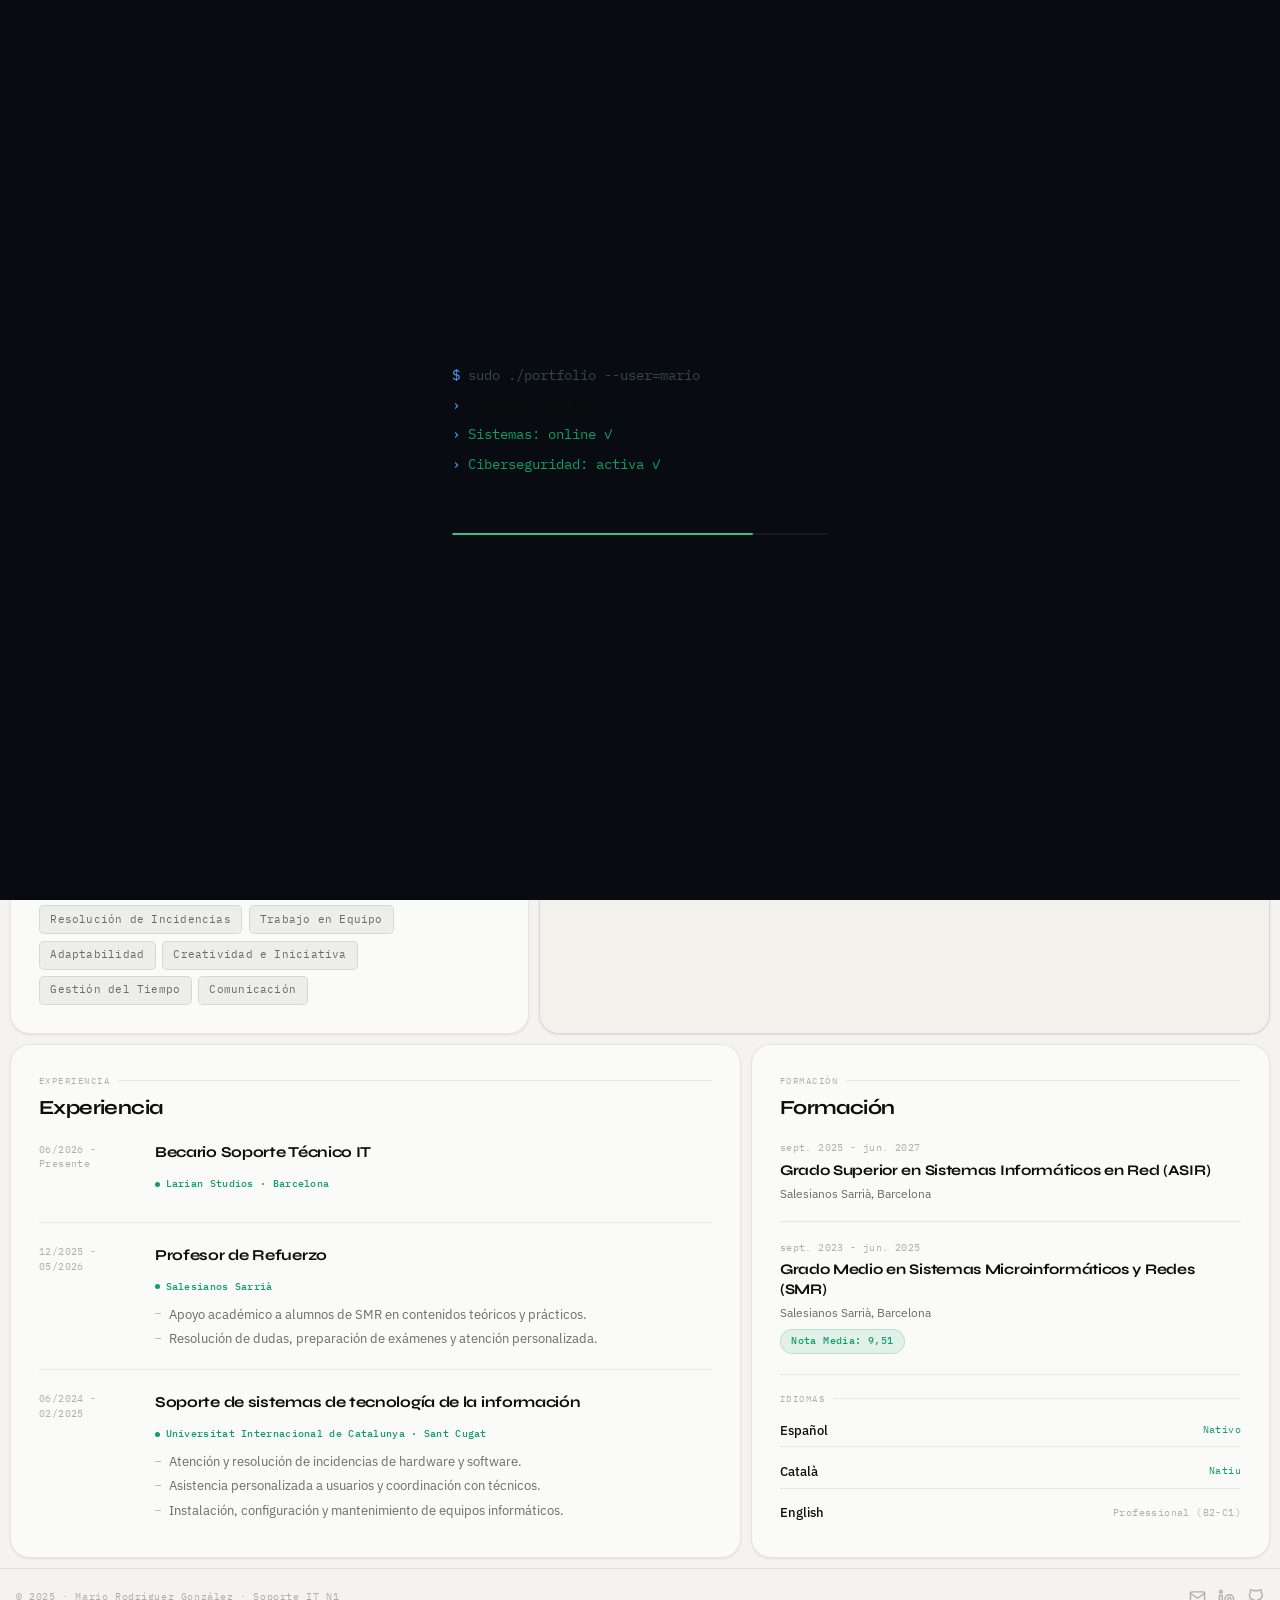
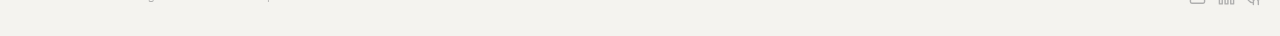
<file: index.html>
<!DOCTYPE html>
<html lang="es" data-theme="light">
<head>
  <meta charset="UTF-8">
  <meta name="viewport" content="width=device-width, initial-scale=1.0">
  <title>Mario Rodríguez - Portfolio</title>
  <meta name="description" content="Portfolio de Mario Rodríguez González - Administrador de Sistemas Junior | Soporte IT N1">
  <link rel="stylesheet" href="/css/style.css?v=27">
  <link rel="preconnect" href="https://fonts.googleapis.com">
  <link rel="preconnect" href="https://fonts.gstatic.com" crossorigin>
  <link href="https://fonts.googleapis.com/css2?family=Syne:wght@400;600;700;800&family=IBM+Plex+Sans:wght@300;400;500&family=IBM+Plex+Mono:wght@400;500;600&display=swap" rel="stylesheet">
</head>
<body>

<!-- ════════════════ BOOT LOADER ════════════════ -->
<div class="loader" id="loader">
  <div class="loader-inner">
    <div class="loader-line dim" id="ll0"><span class="loader-prompt">$</span> sudo ./portfolio --user=mario</div>
    <div class="loader-line" id="ll1"><span class="loader-prompt">›</span> Cargando perfil...</div>
    <div class="loader-line ok" id="ll2"><span class="loader-prompt">›</span> Sistemas: online ✓</div>
    <div class="loader-line ok" id="ll3"><span class="loader-prompt">›</span> Ciberseguridad: activa ✓</div>
    <div class="loader-line hi" id="ll4"><span class="loader-prompt">›</span> Bienvenido.<span class="loader-cursor"></span></div>
    <div class="loader-progress"><div class="loader-bar" id="loader-bar"></div></div>
  </div>
</div>

<div class="cursor" id="cursor"></div>

<!-- ════════════════ NAVBAR ════════════════ -->
<nav class="navbar">
  <div class="nav-inner">
    <a href="/index.html" class="nav-logo" data-keep-lang>Mario Rodríguez</a>
    <ul class="nav-links" role="list">
      <li><a href="/index.html"        class="nav-link" data-keep-lang data-i18n-nav="nav-home">Inicio</a></li>
      <li><a href="/pages/habilidades.html"  class="nav-link" data-keep-lang data-i18n-nav="nav-skills">Habilidades</a></li>
      <li><a href="/pages/certificados.html" class="nav-link" data-keep-lang data-i18n-nav="nav-certs">Certificados</a></li>
      <li><a href="/pages/proyectos.html"    class="nav-link" data-keep-lang data-i18n-nav="nav-proj">Proyectos</a></li>
    </ul>
    <div class="nav-right">
      <div class="lang-selector" role="group" aria-label="Idioma">
        <button class="lang-btn active" data-lang="es">ES</button>
        <button class="lang-btn" data-lang="cat">CAT</button>
        <button class="lang-btn" data-lang="en">EN</button>
      </div>
      <button id="theme-toggle" class="theme-btn" aria-label="Cambiar tema">
        <svg class="sun-icon" xmlns="http://www.w3.org/2000/svg" width="15" height="15" viewBox="0 0 24 24" fill="none" stroke="currentColor" stroke-width="2" stroke-linecap="round" stroke-linejoin="round"><circle cx="12" cy="12" r="5"/><line x1="12" y1="1" x2="12" y2="3"/><line x1="12" y1="21" x2="12" y2="23"/><line x1="4.22" y1="4.22" x2="5.64" y2="5.64"/><line x1="18.36" y1="18.36" x2="19.78" y2="19.78"/><line x1="1" y1="12" x2="3" y2="12"/><line x1="21" y1="12" x2="23" y2="12"/><line x1="4.22" y1="19.78" x2="5.64" y2="18.36"/><line x1="18.36" y1="5.64" x2="19.78" y2="4.22"/></svg>
        <svg class="moon-icon" xmlns="http://www.w3.org/2000/svg" width="15" height="15" viewBox="0 0 24 24" fill="none" stroke="currentColor" stroke-width="2" stroke-linecap="round" stroke-linejoin="round"><path d="M21 12.79A9 9 0 1 1 11.21 3 7 7 0 0 0 21 12.79z"/></svg>
      </button>
      <button class="hamburger" id="hamburger" aria-label="Menú" aria-expanded="false" aria-controls="mobile-menu">
        <span></span><span></span><span></span>
      </button>
    </div>
  </div>
</nav>

<nav class="mobile-menu" id="mobile-menu" aria-hidden="true">
  <a href="/index.html"        class="mobile-nav-link" data-keep-lang data-i18n-nav="nav-home">Inicio</a>
  <a href="/pages/habilidades.html"  class="mobile-nav-link" data-keep-lang data-i18n-nav="nav-skills">Habilidades</a>
  <a href="/pages/certificados.html" class="mobile-nav-link" data-keep-lang data-i18n-nav="nav-certs">Certificados</a>
  <a href="/pages/proyectos.html"    class="mobile-nav-link" data-keep-lang data-i18n-nav="nav-proj">Proyectos</a>
</nav>

<!-- ════════════════ BENTO GRID ════════════════ -->
<main class="bento-grid">

  <!-- HERO -->
  <section class="bento-card bento-hero">
    <div>
      <div class="hero-badge">
        <span class="hero-badge-dot" aria-hidden="true"></span>
        <span data-i18n="hero-tag">Becario IT · Larian Studios Barcelona</span>
      </div>
      <h1 class="hero-name" data-i18n="hero-title">¡Hola! Soy <span>Mario Rodríguez</span></h1>
      <p class="hero-role" data-i18n="hero-subtitle">Estudiante de ASIR | Técnico de Soporte IT N1</p>
      <p class="hero-bio"  data-i18n="hero-bio">Proactivo y con mucha motivación por aprender. Me apasiona el ámbito de los sistemas, las redes y la ciberseguridad, y disfruto enfrentándome a problemas técnicos reales.</p>
    </div>
    <div class="hero-links">
      <a href="mailto:mario2006rodriguez@gmail.com" class="hero-link">
        <svg xmlns="http://www.w3.org/2000/svg" width="12" height="12" viewBox="0 0 24 24" fill="none" stroke="currentColor" stroke-width="2" stroke-linecap="round" stroke-linejoin="round"><path d="M4 4h16c1.1 0 2 .9 2 2v12c0 1.1-.9 2-2 2H4c-1.1 0-2-.9-2-2V6c0-1.1.9-2 2-2z"/><polyline points="22,6 12,13 2,6"/></svg>
        mario2006rodriguez@gmail.com
      </a>
      <a href="https://www.linkedin.com/in/mariorodriguezgonzalez" target="_blank" rel="noopener" class="hero-link">
        <svg xmlns="http://www.w3.org/2000/svg" width="12" height="12" viewBox="0 0 24 24" fill="none" stroke="currentColor" stroke-width="2" stroke-linecap="round" stroke-linejoin="round"><path d="M16 8a6 6 0 0 1 6 6v7h-4v-7a2 2 0 0 0-2-2 2 2 0 0 0-2 2v7h-4v-7a6 6 0 0 1 6-6z"/><rect x="2" y="9" width="4" height="12"/><circle cx="4" cy="4" r="2"/></svg>
        LinkedIn
      </a>
      <a href="https://github.com/mariorodriguezgo" target="_blank" rel="noopener" class="hero-link">
        <svg xmlns="http://www.w3.org/2000/svg" width="12" height="12" viewBox="0 0 24 24" fill="none" stroke="currentColor" stroke-width="2" stroke-linecap="round" stroke-linejoin="round"><path d="M9 19c-5 1.5-5-2.5-7-3m14 6v-3.87a3.37 3.37 0 0 0-.94-2.61c3.14-.35 6.44-1.54 6.44-7A5.44 5.44 0 0 0 20 4.77 5.07 5.07 0 0 0 19.91 1S18.73.65 16 2.48a13.38 13.38 0 0 0-7 0C6.27.65 5.09 1 5.09 1A5.07 5.07 0 0 0 5 4.77a5.44 5.44 0 0 0-1.5 3.78c0 5.42 3.3 6.61 6.44 7A3.37 3.37 0 0 0 9 18.13V22"/></svg>
        GitHub
      </a>
    </div>
  </section>

  <!-- PHOTO -->
  <div class="bento-card bento-photo">
    <img src="/img/foto.jpg" alt="Mario Rodríguez" class="photo-img" width="640" height="640">
    <div class="photo-overlay">
      <div class="photo-meta">
        <span class="photo-role">ASIR · Salesians Sarrià · Barcelona</span>
        <span class="photo-name-label">Mario<br>Rodríguez</span>
      </div>
    </div>
  </div>

  <!-- ABOUT -->
  <section class="bento-card bento-about reveal" id="about">
    <div class="section-label" data-i18n-nav="nav-about">Sobre mí</div>
    <h2 class="section-title" data-i18n="about-title">Sobre mí</h2>
    <p class="about-text" data-i18n="about-desc">Hola, soy Mario, estudiante de ASIR en Salesians Sarrià con ganas de abrirme camino en el mundo IT. Soy una persona proactiva y con mucha motivación por aprender. Me apasiona el ámbito de los sistemas, las redes y la ciberseguridad, y disfruto enfrentándome a problemas técnicos reales. Busco oportunidades donde pueda seguir desarrollándome junto a profesionales con experiencia, aportar desde el primer día y crecer dentro del sector tecnológico.</p>
    <div class="about-softskills">
      <div class="about-soft-label" data-i18n="skills-cat3">Aptitudes</div>
      <div class="soft-tags">
        <span class="soft-tag" data-i18n="sk-res">Resolución de Incidencias</span>
        <span class="soft-tag" data-i18n="sk-team">Trabajo en Equipo</span>
        <span class="soft-tag" data-i18n="sk-adapt">Adaptabilidad</span>
        <span class="soft-tag" data-i18n="sk-init">Creatividad e Iniciativa</span>
        <span class="soft-tag" data-i18n="sk-time">Gestión del Tiempo</span>
        <span class="soft-tag" data-i18n="sk-comm">Comunicación</span>
      </div>
    </div>
  </section>

  <!-- TERMINAL -->
  <section class="bento-card bento-terminal reveal reveal-d1" id="terminal" aria-label="Terminal interactiva">
    <div class="terminal-wrap">
      <div class="terminal-bar">
        <span class="t-dot r"></span><span class="t-dot y"></span><span class="t-dot g"></span>
        <span class="terminal-title">mario@portfolio:~</span>
        <span class="terminal-hint" data-i18n="term-hint">escribe 'help'</span>
      </div>
      <div class="terminal-body" id="term-body" role="log" aria-live="polite"></div>
    </div>
  </section>

  <!-- EXPERIENCE -->
  <section class="bento-card bento-experience reveal" id="experience">
    <div class="section-label" data-i18n-nav="nav-exp">Experiencia</div>
    <h2 class="section-title" data-i18n="exp-title">Experiencia</h2>
    <div class="exp-items">

      <div class="exp-item">
        <div class="exp-date" data-i18n="exp3-date">06/2026 - Presente</div>
        <div class="exp-body">
          <div class="exp-title" data-i18n="exp3-title">Becario Soporte Técnico IT</div>
          <div class="exp-company">Larian Studios · Barcelona</div>
        </div>
      </div>

      <div class="exp-divider"></div>

      <div class="exp-item">
        <div class="exp-date" data-i18n="exp2-date">12/2025 - 05/2026</div>
        <div class="exp-body">
          <div class="exp-title" data-i18n="exp2-title">Profesor de Refuerzo</div>
          <div class="exp-company">Salesianos Sarrià</div>
          <ul class="exp-list">
            <li data-i18n="exp2-l1">Apoyo académico a alumnos de SMR en contenidos teóricos y prácticos.</li>
            <li data-i18n="exp2-l2">Resolución de dudas, preparación de exámenes y atención personalizada.</li>
          </ul>
        </div>
      </div>

      <div class="exp-divider"></div>

      <div class="exp-item">
        <div class="exp-date">06/2024 - 02/2025</div>
        <div class="exp-body">
          <div class="exp-title" data-i18n="exp1-title">Soporte de sistemas de tecnología de la información</div>
          <div class="exp-company">Universitat Internacional de Catalunya · Sant Cugat</div>
          <ul class="exp-list">
            <li data-i18n="exp1-l1">Atención y resolución de incidencias de hardware y software.</li>
            <li data-i18n="exp1-l2">Asistencia personalizada a usuarios y coordinación con técnicos.</li>
            <li data-i18n="exp1-l3">Instalación, configuración y mantenimiento de equipos informáticos.</li>
          </ul>
        </div>
      </div>

    </div>
  </section>

  <!-- EDUCATION + LANGUAGES -->
  <section class="bento-card bento-education reveal reveal-d1" id="education">
    <div class="section-label" data-i18n-nav="nav-edu">Formación</div>
    <h2 class="section-title" data-i18n="edu-title">Formación</h2>
    <div class="edu-items">
      <div class="edu-item">
        <div class="edu-period">sept. 2025 - jun. 2027</div>
        <div class="edu-title" data-i18n="edu-gs">Grado Superior en Sistemas Informáticos en Red (ASIR)</div>
        <div class="edu-school">Salesianos Sarrià, Barcelona</div>
      </div>
      <div class="edu-divider"></div>
      <div class="edu-item">
        <div class="edu-period">sept. 2023 - jun. 2025</div>
        <div class="edu-title" data-i18n="edu-gm">Grado Medio en Sistemas Microinformáticos y Redes (SMR)</div>
        <div class="edu-school">Salesianos Sarrià, Barcelona</div>
        <span class="edu-note" data-i18n="edu-note">Nota Media: 9,51</span>
      </div>
    </div>

    <div class="edu-divider" style="margin-top:1.25rem"></div>
    <div class="section-label" style="margin-top:1rem" data-i18n-nav="nav-lang">Idiomas</div>
    <div class="lang-grid">
      <div class="lang-row"><span class="lang-name" data-i18n="lang-es">Español</span><span class="lang-level native" data-i18n="lang-es-lvl">Nativo</span></div>
      <div class="lang-row"><span class="lang-name" data-i18n="lang-ca">Català</span><span class="lang-level native" data-i18n="lang-ca-lvl">Natiu</span></div>
      <div class="lang-row"><span class="lang-name" data-i18n="lang-en">English</span><span class="lang-level" data-i18n="lang-en-lvl">Professional (B2-C1)</span></div>
    </div>
  </section>

</main>

<button class="back-to-top" id="back-to-top" aria-label="Volver arriba">
  <svg xmlns="http://www.w3.org/2000/svg" width="15" height="15" viewBox="0 0 24 24" fill="none" stroke="currentColor" stroke-width="2.5" stroke-linecap="round" stroke-linejoin="round"><line x1="12" y1="19" x2="12" y2="5"/><polyline points="5 12 12 5 19 12"/></svg>
</button>

<footer>
  <span class="footer-copy">© 2025 · Mario Rodríguez González · Soporte IT N1</span>
  <div class="footer-links">
    <a href="mailto:mario2006rodriguez@gmail.com" class="footer-link" aria-label="Email">
      <svg xmlns="http://www.w3.org/2000/svg" width="17" height="17" viewBox="0 0 24 24" fill="none" stroke="currentColor" stroke-width="2" stroke-linecap="round" stroke-linejoin="round"><path d="M4 4h16c1.1 0 2 .9 2 2v12c0 1.1-.9 2-2 2H4c-1.1 0-2-.9-2-2V6c0-1.1.9-2 2-2z"/><polyline points="22,6 12,13 2,6"/></svg>
    </a>
    <a href="https://www.linkedin.com/in/mariorodriguezgonzalez" target="_blank" rel="noopener" class="footer-link" aria-label="LinkedIn">
      <svg xmlns="http://www.w3.org/2000/svg" width="17" height="17" viewBox="0 0 24 24" fill="none" stroke="currentColor" stroke-width="2" stroke-linecap="round" stroke-linejoin="round"><path d="M16 8a6 6 0 0 1 6 6v7h-4v-7a2 2 0 0 0-2-2 2 2 0 0 0-2 2v7h-4v-7a6 6 0 0 1 6-6z"/><rect x="2" y="9" width="4" height="12"/><circle cx="4" cy="4" r="2"/></svg>
    </a>
    <a href="https://github.com/mariorodriguezgo" target="_blank" rel="noopener" class="footer-link" aria-label="GitHub">
      <svg xmlns="http://www.w3.org/2000/svg" width="17" height="17" viewBox="0 0 24 24" fill="none" stroke="currentColor" stroke-width="2" stroke-linecap="round" stroke-linejoin="round"><path d="M9 19c-5 1.5-5-2.5-7-3m14 6v-3.87a3.37 3.37 0 0 0-.94-2.61c3.14-.35 6.44-1.54 6.44-7A5.44 5.44 0 0 0 20 4.77 5.07 5.07 0 0 0 19.91 1S18.73.65 16 2.48a13.38 13.38 0 0 0-7 0C6.27.65 5.09 1 5.09 1A5.07 5.07 0 0 0 5 4.77a5.44 5.44 0 0 0-1.5 3.78c0 5.42 3.3 6.61 6.44 7A3.37 3.37 0 0 0 9 18.13V22"/></svg>
    </a>
  </div>
</footer>

<script src="/js/main.js?v=27"></script>
</body>
</html>
</file>
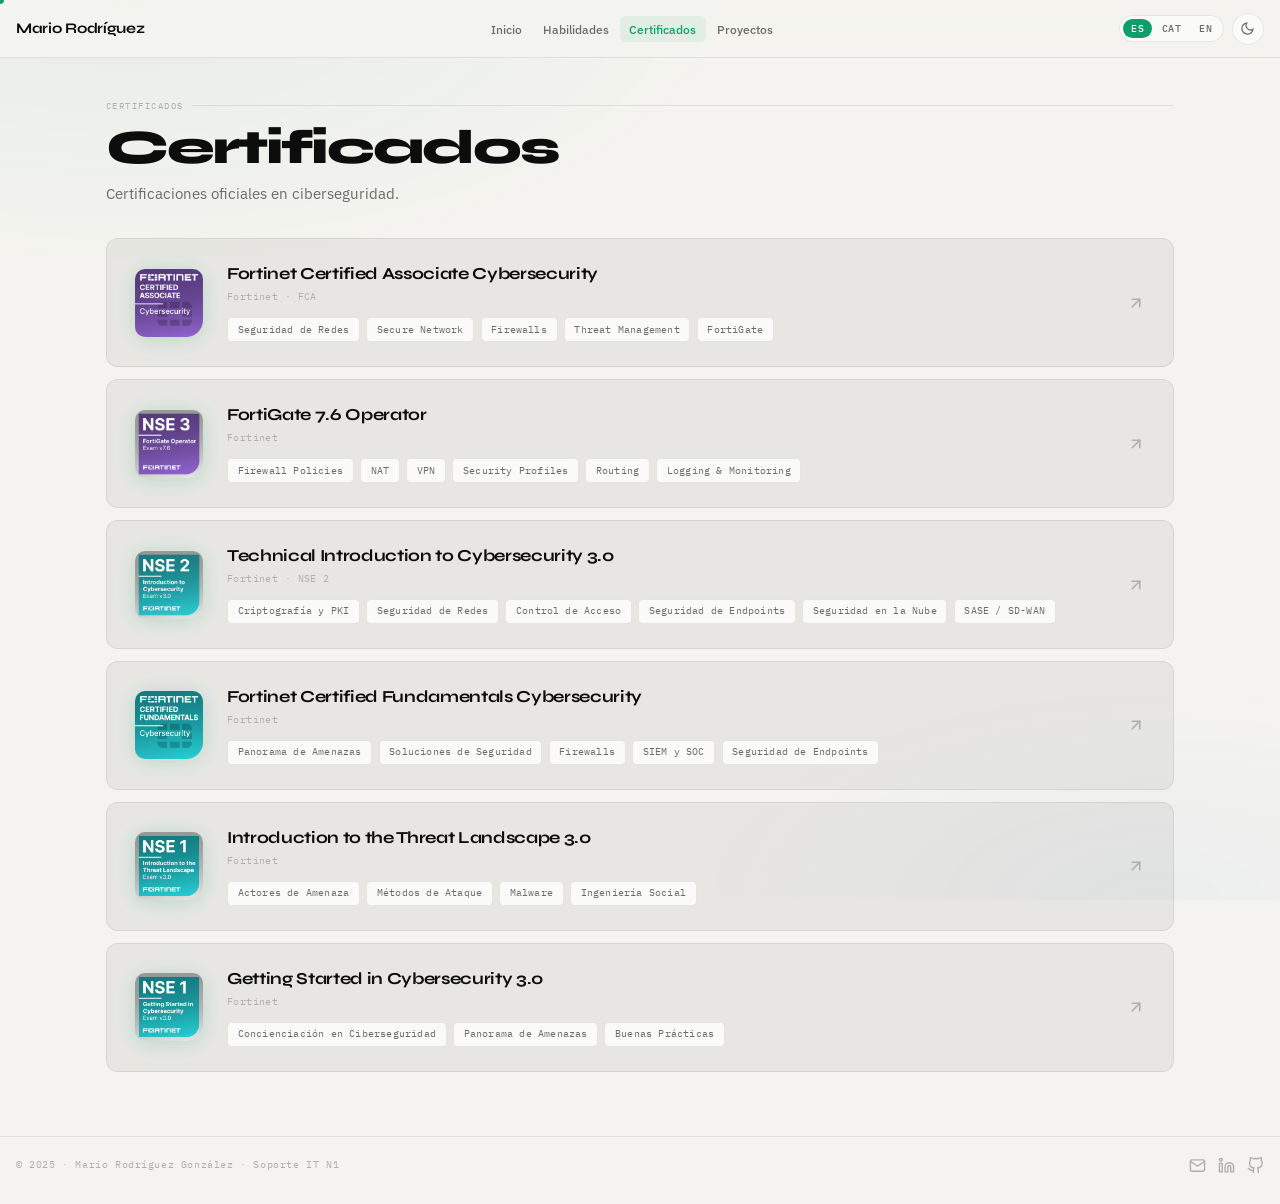
<file: pages/certificados.html>
<!DOCTYPE html>
<html lang="es" data-theme="light">
<head>
  <meta charset="UTF-8">
  <meta name="viewport" content="width=device-width, initial-scale=1.0">
  <title>Certificados - Mario Rodríguez</title>
  <meta name="description" content="Certificaciones en ciberseguridad de Mario Rodríguez González">
  <link rel="stylesheet" href="/css/style.css?v=27">
  <link rel="preconnect" href="https://fonts.googleapis.com">
  <link rel="preconnect" href="https://fonts.gstatic.com" crossorigin>
  <link href="https://fonts.googleapis.com/css2?family=Syne:wght@400;600;700;800&family=IBM+Plex+Sans:wght@300;400;500&family=IBM+Plex+Mono:wght@400;500;600&display=swap" rel="stylesheet">
</head>
<body>

<div class="cursor" id="cursor"></div>

<nav class="navbar">
  <div class="nav-inner">
    <a href="/index.html" class="nav-logo" data-keep-lang>Mario Rodríguez</a>
    <ul class="nav-links" role="list">
      <li><a href="/index.html"        class="nav-link" data-keep-lang data-i18n-nav="nav-home">Inicio</a></li>
      <li><a href="/pages/habilidades.html"  class="nav-link" data-keep-lang data-i18n-nav="nav-skills">Habilidades</a></li>
      <li><a href="/pages/certificados.html" class="nav-link" data-keep-lang data-i18n-nav="nav-certs">Certificados</a></li>
      <li><a href="/pages/proyectos.html"    class="nav-link" data-keep-lang data-i18n-nav="nav-proj">Proyectos</a></li>
    </ul>
    <div class="nav-right">
      <div class="lang-selector" role="group" aria-label="Idioma">
        <button class="lang-btn active" data-lang="es">ES</button>
        <button class="lang-btn" data-lang="cat">CAT</button>
        <button class="lang-btn" data-lang="en">EN</button>
      </div>
      <button id="theme-toggle" class="theme-btn" aria-label="Cambiar tema">
        <svg class="sun-icon" xmlns="http://www.w3.org/2000/svg" width="15" height="15" viewBox="0 0 24 24" fill="none" stroke="currentColor" stroke-width="2" stroke-linecap="round" stroke-linejoin="round"><circle cx="12" cy="12" r="5"/><line x1="12" y1="1" x2="12" y2="3"/><line x1="12" y1="21" x2="12" y2="23"/><line x1="4.22" y1="4.22" x2="5.64" y2="5.64"/><line x1="18.36" y1="18.36" x2="19.78" y2="19.78"/><line x1="1" y1="12" x2="3" y2="12"/><line x1="21" y1="12" x2="23" y2="12"/><line x1="4.22" y1="19.78" x2="5.64" y2="18.36"/><line x1="18.36" y1="5.64" x2="19.78" y2="4.22"/></svg>
        <svg class="moon-icon" xmlns="http://www.w3.org/2000/svg" width="15" height="15" viewBox="0 0 24 24" fill="none" stroke="currentColor" stroke-width="2" stroke-linecap="round" stroke-linejoin="round"><path d="M21 12.79A9 9 0 1 1 11.21 3 7 7 0 0 0 21 12.79z"/></svg>
      </button>
      <button class="hamburger" id="hamburger" aria-label="Menú" aria-expanded="false" aria-controls="mobile-menu">
        <span></span><span></span><span></span>
      </button>
    </div>
  </div>
</nav>

<nav class="mobile-menu" id="mobile-menu" aria-hidden="true">
  <a href="/index.html"        class="mobile-nav-link" data-keep-lang data-i18n-nav="nav-home">Inicio</a>
  <a href="/pages/habilidades.html"  class="mobile-nav-link" data-keep-lang data-i18n-nav="nav-skills">Habilidades</a>
  <a href="/pages/certificados.html" class="mobile-nav-link" data-keep-lang data-i18n-nav="nav-certs">Certificados</a>
  <a href="/pages/proyectos.html"    class="mobile-nav-link" data-keep-lang data-i18n-nav="nav-proj">Proyectos</a>
</nav>

<div class="subpage">

  <div class="page-header reveal">
    <div class="section-label" data-i18n-nav="nav-certs">Certificados</div>
    <h1 class="page-title" data-i18n="cert-title">Certificados</h1>
    <p class="page-sub" data-i18n="page-certs-sub">Certificaciones oficiales en ciberseguridad.</p>
  </div>

  <div class="certs-inner reveal reveal-d1">

    <!-- Skills basadas en el temario oficial de Fortinet Training Institute -->

    <a href="https://www.credly.com/badges/a0c45a4f-5f4e-421d-a245-2343b5d7c222/public_url" target="_blank" rel="noopener" class="cert-link">
      <img src="/img/certificados/fortinet-certified-associate-cybersecurity.png" alt="" class="cert-img">
      <div class="cert-body">
        <div class="cert-name" data-i18n="cert8-title">Fortinet Certified Associate Cybersecurity</div>
        <div class="cert-issuer" data-i18n="cert8-desc">Fortinet · FCA</div>
        <div class="cert-skills">
          <span class="cert-skill" data-i18n="csk-netsec">Network Security</span>
          <span class="cert-skill">Secure Network</span>
          <span class="cert-skill" data-i18n="csk-firewalls">Firewalls</span>
          <span class="cert-skill">Threat Management</span>
          <span class="cert-skill">FortiGate</span>
        </div>
      </div>
      <svg class="cert-arrow" xmlns="http://www.w3.org/2000/svg" width="18" height="18" viewBox="0 0 24 24" fill="none" stroke="currentColor" stroke-width="2.2" stroke-linecap="round" stroke-linejoin="round"><line x1="7" y1="17" x2="17" y2="7"/><polyline points="7 7 17 7 17 17"/></svg>
    </a>

    <a href="https://www.credly.com/badges/1d1c2a6c-d267-4d03-8bdb-7a3726c13676/public_url" target="_blank" rel="noopener" class="cert-link">
      <img src="/img/certificados/fortinet-fortigate-7-6-operator.png" alt="" class="cert-img">
      <div class="cert-body">
        <div class="cert-name" data-i18n="cert7-title">FortiGate 7.6 Operator</div>
        <div class="cert-issuer" data-i18n="cert7-desc">Fortinet</div>
        <div class="cert-skills">
          <span class="cert-skill">Firewall Policies</span>
          <span class="cert-skill">NAT</span>
          <span class="cert-skill" data-i18n="hsk-vpn">VPN</span>
          <span class="cert-skill">Security Profiles</span>
          <span class="cert-skill">Routing</span>
          <span class="cert-skill">Logging &amp; Monitoring</span>
        </div>
      </div>
      <svg class="cert-arrow" xmlns="http://www.w3.org/2000/svg" width="18" height="18" viewBox="0 0 24 24" fill="none" stroke="currentColor" stroke-width="2.2" stroke-linecap="round" stroke-linejoin="round"><line x1="7" y1="17" x2="17" y2="7"/><polyline points="7 7 17 7 17 17"/></svg>
    </a>

    <a href="https://www.credly.com/badges/f507ac06-31d7-4f71-8648-9f5e9f201482/public_url" target="_blank" rel="noopener" class="cert-link">
      <img src="/img/certificados/technical-introduction-to-cybersecurity-3-0.png" alt="" class="cert-img">
      <div class="cert-body">
        <div class="cert-name" data-i18n="cert6-title">Technical Introduction to Cybersecurity 3.0</div>
        <div class="cert-issuer" data-i18n="cert6-desc">Fortinet · NSE 2</div>
        <div class="cert-skills">
          <span class="cert-skill" data-i18n="csk-crypto">Cryptography &amp; PKI</span>
          <span class="cert-skill" data-i18n="csk-netsec">Network Security</span>
          <span class="cert-skill" data-i18n="csk-access">Access Control</span>
          <span class="cert-skill" data-i18n="csk-endpoint">Endpoint Security</span>
          <span class="cert-skill" data-i18n="csk-cloud">Cloud Security</span>
          <span class="cert-skill" data-i18n="csk-sase">SASE / SD-WAN</span>
        </div>
      </div>
      <svg class="cert-arrow" xmlns="http://www.w3.org/2000/svg" width="18" height="18" viewBox="0 0 24 24" fill="none" stroke="currentColor" stroke-width="2.2" stroke-linecap="round" stroke-linejoin="round"><line x1="7" y1="17" x2="17" y2="7"/><polyline points="7 7 17 7 17 17"/></svg>
    </a>

    <a href="https://www.credly.com/badges/002a04f2-fa98-4039-ac0d-3e345cc30b60/public_url" target="_blank" rel="noopener" class="cert-link">
      <img src="/img/certificados/fortinet-certified-fundamentals-cybersecurity.png" alt="" class="cert-img">
      <div class="cert-body">
        <div class="cert-name" data-i18n="cert4-title">Fortinet Certified Fundamentals Cybersecurity</div>
        <div class="cert-issuer" data-i18n="cert4-desc">Fortinet · FCF</div>
        <div class="cert-skills">
          <span class="cert-skill" data-i18n="csk-threatland">Threat Landscape</span>
          <span class="cert-skill" data-i18n="csk-solutions">Security Solutions</span>
          <span class="cert-skill" data-i18n="csk-firewalls">Firewalls</span>
          <span class="cert-skill" data-i18n="csk-siem">SIEM &amp; SOC</span>
          <span class="cert-skill" data-i18n="csk-endpoint">Endpoint Security</span>
        </div>
      </div>
      <svg class="cert-arrow" xmlns="http://www.w3.org/2000/svg" width="18" height="18" viewBox="0 0 24 24" fill="none" stroke="currentColor" stroke-width="2.2" stroke-linecap="round" stroke-linejoin="round"><line x1="7" y1="17" x2="17" y2="7"/><polyline points="7 7 17 7 17 17"/></svg>
    </a>

    <a href="https://www.credly.com/badges/b58f1d37-9ad4-4418-a72c-9f8a2407638c/public_url" target="_blank" rel="noopener" class="cert-link">
      <img src="/img/certificados/introduction-to-the-threat-landscape-3-0.png" alt="" class="cert-img">
      <div class="cert-body">
        <div class="cert-name" data-i18n="cert3-title">Introduction to the Threat Landscape 3.0</div>
        <div class="cert-issuer" data-i18n="cert3-desc">Fortinet</div>
        <div class="cert-skills">
          <span class="cert-skill" data-i18n="csk-actors">Threat Actors</span>
          <span class="cert-skill" data-i18n="csk-attacks">Attack Methods</span>
          <span class="cert-skill" data-i18n="csk-malware">Malware</span>
          <span class="cert-skill" data-i18n="csk-social">Social Engineering</span>
        </div>
      </div>
      <svg class="cert-arrow" xmlns="http://www.w3.org/2000/svg" width="18" height="18" viewBox="0 0 24 24" fill="none" stroke="currentColor" stroke-width="2.2" stroke-linecap="round" stroke-linejoin="round"><line x1="7" y1="17" x2="17" y2="7"/><polyline points="7 7 17 7 17 17"/></svg>
    </a>

    <a href="https://www.credly.com/badges/58c2378e-38e3-4a6f-9858-ece4457009ac/public_url" target="_blank" rel="noopener" class="cert-link">
      <img src="/img/certificados/getting-started-in-cybersecurity-3-0.png" alt="" class="cert-img">
      <div class="cert-body">
        <div class="cert-name" data-i18n="cert5-title">Getting Started in Cybersecurity 3.0</div>
        <div class="cert-issuer" data-i18n="cert5-desc">Fortinet · NSE 1</div>
        <div class="cert-skills">
          <span class="cert-skill" data-i18n="csk-aware">Cybersecurity Awareness</span>
          <span class="cert-skill" data-i18n="csk-threatland">Threat Landscape</span>
          <span class="cert-skill" data-i18n="csk-best">Best Practices</span>
        </div>
      </div>
      <svg class="cert-arrow" xmlns="http://www.w3.org/2000/svg" width="18" height="18" viewBox="0 0 24 24" fill="none" stroke="currentColor" stroke-width="2.2" stroke-linecap="round" stroke-linejoin="round"><line x1="7" y1="17" x2="17" y2="7"/><polyline points="7 7 17 7 17 17"/></svg>
    </a>

  </div>
</div>

<button class="back-to-top" id="back-to-top" aria-label="Volver arriba">
  <svg xmlns="http://www.w3.org/2000/svg" width="15" height="15" viewBox="0 0 24 24" fill="none" stroke="currentColor" stroke-width="2.5" stroke-linecap="round" stroke-linejoin="round"><line x1="12" y1="19" x2="12" y2="5"/><polyline points="5 12 12 5 19 12"/></svg>
</button>

<footer>
  <span class="footer-copy">© 2025 · Mario Rodríguez González · Soporte IT N1</span>
  <div class="footer-links">
    <a href="mailto:mario2006rodriguez@gmail.com" class="footer-link" aria-label="Email">
      <svg xmlns="http://www.w3.org/2000/svg" width="17" height="17" viewBox="0 0 24 24" fill="none" stroke="currentColor" stroke-width="2" stroke-linecap="round" stroke-linejoin="round"><path d="M4 4h16c1.1 0 2 .9 2 2v12c0 1.1-.9 2-2 2H4c-1.1 0-2-.9-2-2V6c0-1.1.9-2 2-2z"/><polyline points="22,6 12,13 2,6"/></svg>
    </a>
    <a href="https://www.linkedin.com/in/mariorodriguezgonzalez" target="_blank" rel="noopener" class="footer-link" aria-label="LinkedIn">
      <svg xmlns="http://www.w3.org/2000/svg" width="17" height="17" viewBox="0 0 24 24" fill="none" stroke="currentColor" stroke-width="2" stroke-linecap="round" stroke-linejoin="round"><path d="M16 8a6 6 0 0 1 6 6v7h-4v-7a2 2 0 0 0-2-2 2 2 0 0 0-2 2v7h-4v-7a6 6 0 0 1 6-6z"/><rect x="2" y="9" width="4" height="12"/><circle cx="4" cy="4" r="2"/></svg>
    </a>
    <a href="https://github.com/mariorodriguezgo" target="_blank" rel="noopener" class="footer-link" aria-label="GitHub">
      <svg xmlns="http://www.w3.org/2000/svg" width="17" height="17" viewBox="0 0 24 24" fill="none" stroke="currentColor" stroke-width="2" stroke-linecap="round" stroke-linejoin="round"><path d="M9 19c-5 1.5-5-2.5-7-3m14 6v-3.87a3.37 3.37 0 0 0-.94-2.61c3.14-.35 6.44-1.54 6.44-7A5.44 5.44 0 0 0 20 4.77 5.07 5.07 0 0 0 19.91 1S18.73.65 16 2.48a13.38 13.38 0 0 0-7 0C6.27.65 5.09 1 5.09 1A5.07 5.07 0 0 0 5 4.77a5.44 5.44 0 0 0-1.5 3.78c0 5.42 3.3 6.61 6.44 7A3.37 3.37 0 0 0 9 18.13V22"/></svg>
    </a>
  </div>
</footer>

<script src="/js/main.js?v=27"></script>
</body>
</html>
</file>
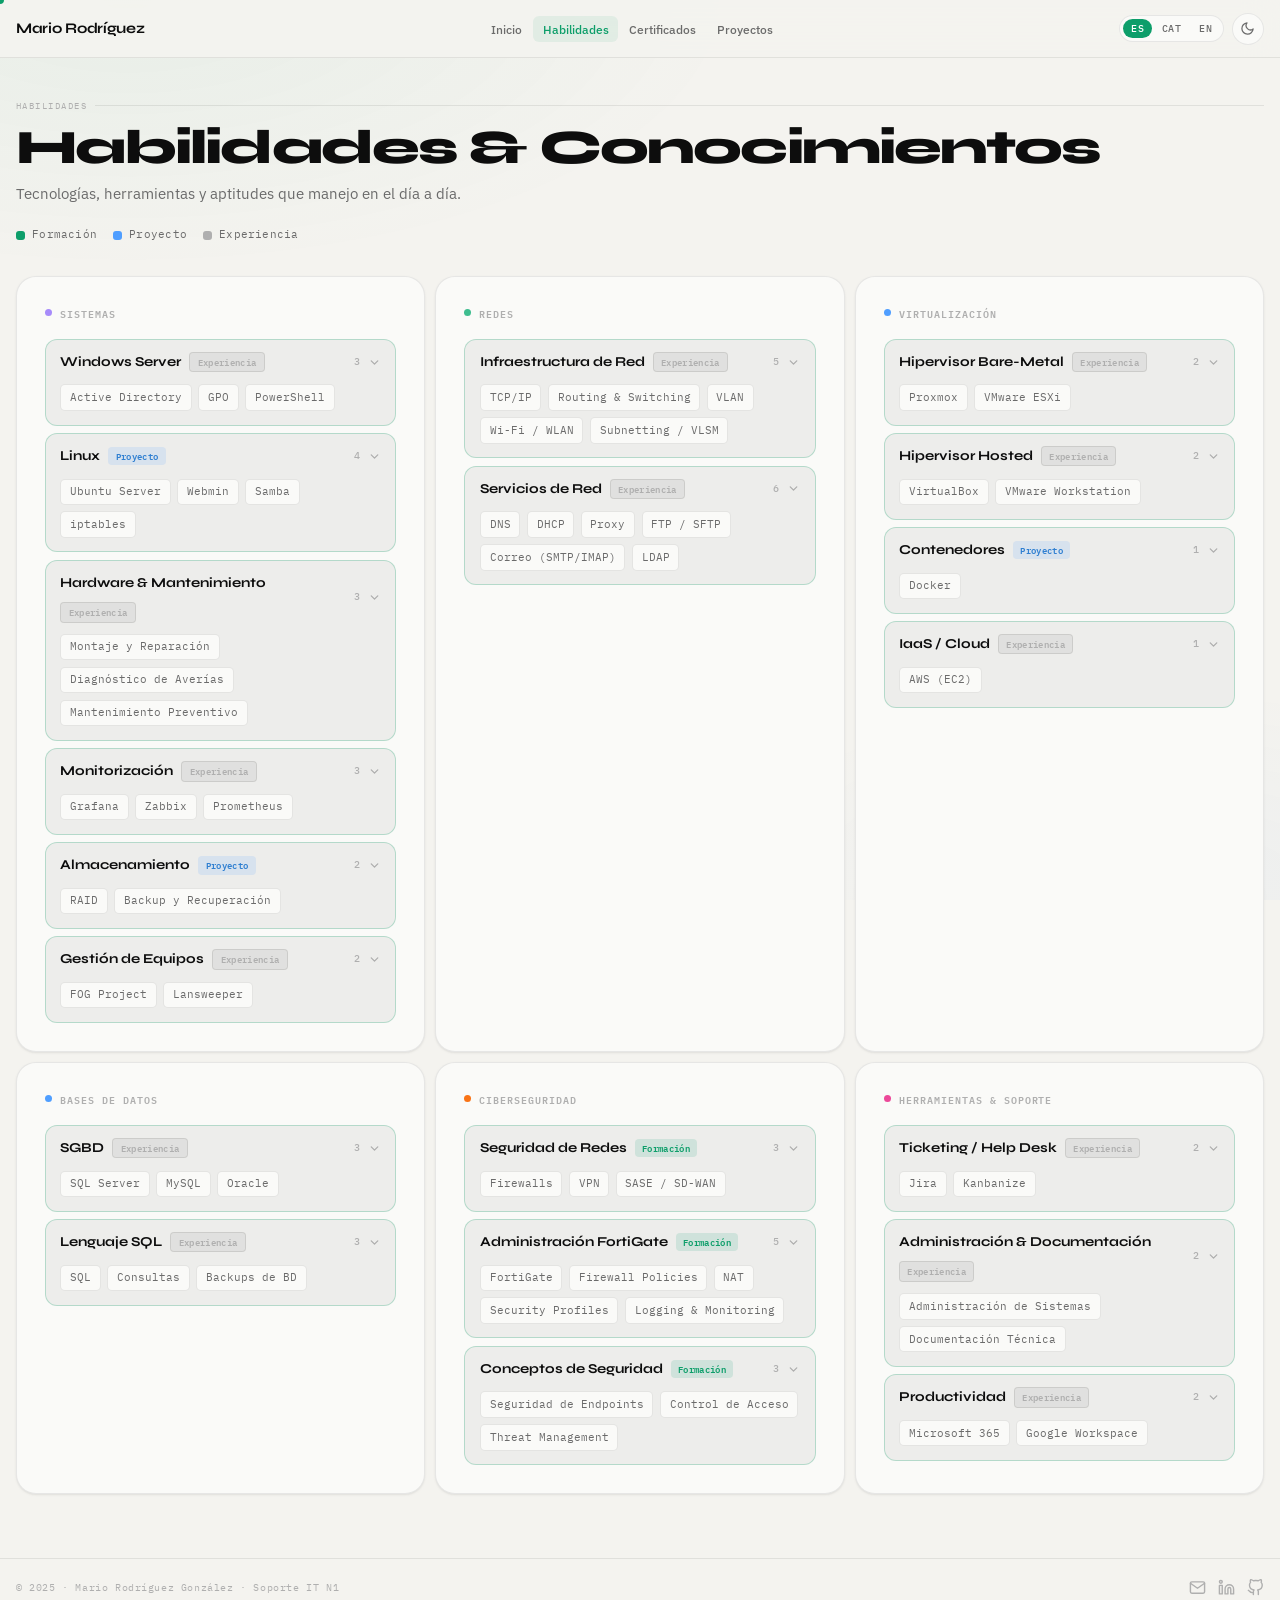
<file: pages/habilidades.html>
<!DOCTYPE html>
<html lang="es" data-theme="light">
<head>
  <meta charset="UTF-8">
  <meta name="viewport" content="width=device-width, initial-scale=1.0">
  <title>Habilidades - Mario Rodríguez</title>
  <meta name="description" content="Habilidades y conocimientos técnicos de Mario Rodríguez González">
  <link rel="stylesheet" href="/css/style.css?v=27">
  <link rel="preconnect" href="https://fonts.googleapis.com">
  <link rel="preconnect" href="https://fonts.gstatic.com" crossorigin>
  <link href="https://fonts.googleapis.com/css2?family=Syne:wght@400;600;700;800&family=IBM+Plex+Sans:wght@300;400;500&family=IBM+Plex+Mono:wght@400;500;600&display=swap" rel="stylesheet">
</head>
<body>

<div class="cursor" id="cursor"></div>

<nav class="navbar">
  <div class="nav-inner">
    <a href="/index.html" class="nav-logo" data-keep-lang>Mario Rodríguez</a>
    <ul class="nav-links" role="list">
      <li><a href="/index.html"        class="nav-link" data-keep-lang data-i18n-nav="nav-home">Inicio</a></li>
      <li><a href="/pages/habilidades.html"  class="nav-link" data-keep-lang data-i18n-nav="nav-skills">Habilidades</a></li>
      <li><a href="/pages/certificados.html" class="nav-link" data-keep-lang data-i18n-nav="nav-certs">Certificados</a></li>
      <li><a href="/pages/proyectos.html"    class="nav-link" data-keep-lang data-i18n-nav="nav-proj">Proyectos</a></li>
    </ul>
    <div class="nav-right">
      <div class="lang-selector" role="group" aria-label="Idioma">
        <button class="lang-btn active" data-lang="es">ES</button>
        <button class="lang-btn" data-lang="cat">CAT</button>
        <button class="lang-btn" data-lang="en">EN</button>
      </div>
      <button id="theme-toggle" class="theme-btn" aria-label="Cambiar tema">
        <svg class="sun-icon" xmlns="http://www.w3.org/2000/svg" width="15" height="15" viewBox="0 0 24 24" fill="none" stroke="currentColor" stroke-width="2" stroke-linecap="round" stroke-linejoin="round"><circle cx="12" cy="12" r="5"/><line x1="12" y1="1" x2="12" y2="3"/><line x1="12" y1="21" x2="12" y2="23"/><line x1="4.22" y1="4.22" x2="5.64" y2="5.64"/><line x1="18.36" y1="18.36" x2="19.78" y2="19.78"/><line x1="1" y1="12" x2="3" y2="12"/><line x1="21" y1="12" x2="23" y2="12"/><line x1="4.22" y1="19.78" x2="5.64" y2="18.36"/><line x1="18.36" y1="5.64" x2="19.78" y2="4.22"/></svg>
        <svg class="moon-icon" xmlns="http://www.w3.org/2000/svg" width="15" height="15" viewBox="0 0 24 24" fill="none" stroke="currentColor" stroke-width="2" stroke-linecap="round" stroke-linejoin="round"><path d="M21 12.79A9 9 0 1 1 11.21 3 7 7 0 0 0 21 12.79z"/></svg>
      </button>
      <button class="hamburger" id="hamburger" aria-label="Menú" aria-expanded="false" aria-controls="mobile-menu">
        <span></span><span></span><span></span>
      </button>
    </div>
  </div>
</nav>

<nav class="mobile-menu" id="mobile-menu" aria-hidden="true">
  <a href="/index.html"        class="mobile-nav-link" data-keep-lang data-i18n-nav="nav-home">Inicio</a>
  <a href="/pages/habilidades.html"  class="mobile-nav-link" data-keep-lang data-i18n-nav="nav-skills">Habilidades</a>
  <a href="/pages/certificados.html" class="mobile-nav-link" data-keep-lang data-i18n-nav="nav-certs">Certificados</a>
  <a href="/pages/proyectos.html"    class="mobile-nav-link" data-keep-lang data-i18n-nav="nav-proj">Proyectos</a>
</nav>

<div class="subpage subpage-wide">

  <div class="page-header reveal">
    <div class="section-label" data-i18n-nav="nav-skills">Habilidades</div>
    <h1 class="page-title" data-i18n="skills-title">Habilidades & Conocimientos</h1>
    <p class="page-sub" data-i18n="page-skills-sub">Conocimientos organizados por área. Cada habilidad indica si está respaldada por una certificación oficial o aplicada en un proyecto real.</p>
    <div class="skills-legend">
      <span class="legend-item"><span class="legend-dot cert"></span><span data-i18n="org-cert">Certificado</span></span>
      <span class="legend-item"><span class="legend-dot proj"></span><span data-i18n="org-proj">Proyecto</span></span>
      <span class="legend-item"><span class="legend-dot exp"></span><span data-i18n="org-exp">Experiencia</span></span>
    </div>
  </div>

  <div class="hareas reveal reveal-d1">

    <div class="harea">
      <div class="harea-head"><span class="harea-dot"></span><span data-i18n="harea-sys">Sistemas</span></div>
      <div class="haccs">
        <details class="hacc" open>
          <summary>
            <span class="hacc-left"><span data-i18n="comp-winserver">Windows Server</span><span class="hbadge exp" data-i18n="org-exp">Experiencia</span></span>
            <span class="hacc-right"><span class="hacc-count">3</span><svg class="hacc-arrow" xmlns="http://www.w3.org/2000/svg" width="13" height="13" viewBox="0 0 24 24" fill="none" stroke="currentColor" stroke-width="2.5" stroke-linecap="round" stroke-linejoin="round"><polyline points="9 18 15 12 9 6"/></svg></span>
          </summary>
          <div class="hacc-body">
            <span class="hchild">Active Directory</span>
            <span class="hchild">GPO</span>
            <span class="hchild">PowerShell</span>
          </div>
        </details>
        <details class="hacc" open>
          <summary>
            <span class="hacc-left"><span data-i18n="comp-linux">Linux</span><span class="hbadge proj" data-i18n="org-proj">Proyecto</span></span>
            <span class="hacc-right"><span class="hacc-count">4</span><svg class="hacc-arrow" xmlns="http://www.w3.org/2000/svg" width="13" height="13" viewBox="0 0 24 24" fill="none" stroke="currentColor" stroke-width="2.5" stroke-linecap="round" stroke-linejoin="round"><polyline points="9 18 15 12 9 6"/></svg></span>
          </summary>
          <div class="hacc-body">
            <span class="hchild">Ubuntu Server</span>
            <span class="hchild">Webmin</span>
            <span class="hchild">Samba</span>
            <span class="hchild">iptables</span>
          </div>
        </details>
        <details class="hacc" open>
          <summary>
            <span class="hacc-left"><span data-i18n="comp-hardware">Hardware & Mantenimiento</span><span class="hbadge exp" data-i18n="org-exp">Experiencia</span></span>
            <span class="hacc-right"><span class="hacc-count">3</span><svg class="hacc-arrow" xmlns="http://www.w3.org/2000/svg" width="13" height="13" viewBox="0 0 24 24" fill="none" stroke="currentColor" stroke-width="2.5" stroke-linecap="round" stroke-linejoin="round"><polyline points="9 18 15 12 9 6"/></svg></span>
          </summary>
          <div class="hacc-body">
            <span class="hchild" data-i18n="hw-mount">Montaje y Reparación</span>
            <span class="hchild" data-i18n="hw-diag">Diagnóstico de Averías</span>
            <span class="hchild" data-i18n="hw-maint">Mantenimiento Preventivo</span>
          </div>
        </details>
        <details class="hacc" open>
          <summary>
            <span class="hacc-left"><span data-i18n="comp-monit">Monitorización</span><span class="hbadge exp" data-i18n="org-exp">Experiencia</span></span>
            <span class="hacc-right"><span class="hacc-count">3</span><svg class="hacc-arrow" xmlns="http://www.w3.org/2000/svg" width="13" height="13" viewBox="0 0 24 24" fill="none" stroke="currentColor" stroke-width="2.5" stroke-linecap="round" stroke-linejoin="round"><polyline points="9 18 15 12 9 6"/></svg></span>
          </summary>
          <div class="hacc-body">
            <span class="hchild">Grafana</span>
            <span class="hchild">Zabbix</span>
            <span class="hchild">Prometheus</span>
          </div>
        </details>
        <details class="hacc" open>
          <summary>
            <span class="hacc-left"><span data-i18n="comp-storage">Almacenamiento</span><span class="hbadge proj" data-i18n="org-proj">Proyecto</span></span>
            <span class="hacc-right"><span class="hacc-count">2</span><svg class="hacc-arrow" xmlns="http://www.w3.org/2000/svg" width="13" height="13" viewBox="0 0 24 24" fill="none" stroke="currentColor" stroke-width="2.5" stroke-linecap="round" stroke-linejoin="round"><polyline points="9 18 15 12 9 6"/></svg></span>
          </summary>
          <div class="hacc-body">
            <span class="hchild" data-i18n="hsk-raid">RAID</span>
            <span class="hchild" data-i18n="hsk-backup">Backup &amp; Recovery</span>
          </div>
        </details>
        <details class="hacc" open>
          <summary>
            <span class="hacc-left"><span data-i18n="comp-deploy">Gestión de Equipos</span><span class="hbadge exp" data-i18n="org-exp">Experiencia</span></span>
            <span class="hacc-right"><span class="hacc-count">2</span><svg class="hacc-arrow" xmlns="http://www.w3.org/2000/svg" width="13" height="13" viewBox="0 0 24 24" fill="none" stroke="currentColor" stroke-width="2.5" stroke-linecap="round" stroke-linejoin="round"><polyline points="9 18 15 12 9 6"/></svg></span>
          </summary>
          <div class="hacc-body">
            <span class="hchild">FOG Project</span>
            <span class="hchild">Lansweeper</span>
          </div>
        </details>
      </div>
    </div>

    <div class="harea">
      <div class="harea-head"><span class="harea-dot"></span><span data-i18n="harea-net">Redes</span></div>
      <div class="haccs">
        <details class="hacc" open>
          <summary>
            <span class="hacc-left"><span data-i18n="comp-netinfra">Infraestructura de Red</span><span class="hbadge exp" data-i18n="org-exp">Experiencia</span></span>
            <span class="hacc-right"><span class="hacc-count">5</span><svg class="hacc-arrow" xmlns="http://www.w3.org/2000/svg" width="13" height="13" viewBox="0 0 24 24" fill="none" stroke="currentColor" stroke-width="2.5" stroke-linecap="round" stroke-linejoin="round"><polyline points="9 18 15 12 9 6"/></svg></span>
          </summary>
          <div class="hacc-body">
            <span class="hchild">TCP/IP</span>
            <span class="hchild" data-i18n="hsk-routing">Routing &amp; Switching</span>
            <span class="hchild">VLAN</span>
            <span class="hchild" data-i18n="hsk-wifi">Wi-Fi / WLAN</span>
            <span class="hchild">Subnetting / VLSM</span>
          </div>
        </details>
        <details class="hacc" open>
          <summary>
            <span class="hacc-left"><span data-i18n="comp-netsvc">Servicios de Red</span><span class="hbadge exp" data-i18n="org-exp">Experiencia</span></span>
            <span class="hacc-right"><span class="hacc-count">6</span><svg class="hacc-arrow" xmlns="http://www.w3.org/2000/svg" width="13" height="13" viewBox="0 0 24 24" fill="none" stroke="currentColor" stroke-width="2.5" stroke-linecap="round" stroke-linejoin="round"><polyline points="9 18 15 12 9 6"/></svg></span>
          </summary>
          <div class="hacc-body">
            <span class="hchild">DNS</span>
            <span class="hchild">DHCP</span>
            <span class="hchild">Proxy</span>
            <span class="hchild">FTP / SFTP</span>
            <span class="hchild" data-i18n="net-mail">Correo (SMTP/IMAP)</span>
            <span class="hchild">LDAP</span>
          </div>
        </details>
      </div>
    </div>

    <div class="harea">
      <div class="harea-head"><span class="harea-dot"></span><span data-i18n="harea-virt">Virtualización</span></div>
      <div class="haccs">
        <details class="hacc" open>
          <summary>
            <span class="hacc-left"><span data-i18n="comp-baremetal">Hipervisor Bare-Metal</span><span class="hbadge exp" data-i18n="org-exp">Experiencia</span></span>
            <span class="hacc-right"><span class="hacc-count">2</span><svg class="hacc-arrow" xmlns="http://www.w3.org/2000/svg" width="13" height="13" viewBox="0 0 24 24" fill="none" stroke="currentColor" stroke-width="2.5" stroke-linecap="round" stroke-linejoin="round"><polyline points="9 18 15 12 9 6"/></svg></span>
          </summary>
          <div class="hacc-body">
            <span class="hchild">Proxmox</span>
            <span class="hchild">VMware ESXi</span>
          </div>
        </details>
        <details class="hacc" open>
          <summary>
            <span class="hacc-left"><span data-i18n="comp-hosted">Hipervisor Hosted</span><span class="hbadge exp" data-i18n="org-exp">Experiencia</span></span>
            <span class="hacc-right"><span class="hacc-count">2</span><svg class="hacc-arrow" xmlns="http://www.w3.org/2000/svg" width="13" height="13" viewBox="0 0 24 24" fill="none" stroke="currentColor" stroke-width="2.5" stroke-linecap="round" stroke-linejoin="round"><polyline points="9 18 15 12 9 6"/></svg></span>
          </summary>
          <div class="hacc-body">
            <span class="hchild">VirtualBox</span>
            <span class="hchild">VMware Workstation</span>
          </div>
        </details>
        <details class="hacc" open>
          <summary>
            <span class="hacc-left"><span data-i18n="comp-containers">Contenedores</span><span class="hbadge proj" data-i18n="org-proj">Proyecto</span></span>
            <span class="hacc-right"><span class="hacc-count">1</span><svg class="hacc-arrow" xmlns="http://www.w3.org/2000/svg" width="13" height="13" viewBox="0 0 24 24" fill="none" stroke="currentColor" stroke-width="2.5" stroke-linecap="round" stroke-linejoin="round"><polyline points="9 18 15 12 9 6"/></svg></span>
          </summary>
          <div class="hacc-body">
            <span class="hchild">Docker</span>
          </div>
        </details>
        <details class="hacc" open>
          <summary>
            <span class="hacc-left"><span data-i18n="comp-iaas">IaaS / Cloud</span><span class="hbadge exp" data-i18n="org-exp">Experiencia</span></span>
            <span class="hacc-right"><span class="hacc-count">1</span><svg class="hacc-arrow" xmlns="http://www.w3.org/2000/svg" width="13" height="13" viewBox="0 0 24 24" fill="none" stroke="currentColor" stroke-width="2.5" stroke-linecap="round" stroke-linejoin="round"><polyline points="9 18 15 12 9 6"/></svg></span>
          </summary>
          <div class="hacc-body">
            <span class="hchild">AWS (EC2)</span>
          </div>
        </details>
      </div>
    </div>

    <div class="harea">
      <div class="harea-head"><span class="harea-dot"></span><span data-i18n="harea-data">Bases de Datos</span></div>
      <div class="haccs">
        <details class="hacc" open>
          <summary>
            <span class="hacc-left"><span data-i18n="comp-sgbd">SGBD</span><span class="hbadge exp" data-i18n="org-exp">Experiencia</span></span>
            <span class="hacc-right"><span class="hacc-count">3</span><svg class="hacc-arrow" xmlns="http://www.w3.org/2000/svg" width="13" height="13" viewBox="0 0 24 24" fill="none" stroke="currentColor" stroke-width="2.5" stroke-linecap="round" stroke-linejoin="round"><polyline points="9 18 15 12 9 6"/></svg></span>
          </summary>
          <div class="hacc-body">
            <span class="hchild">SQL Server</span>
            <span class="hchild">MySQL</span>
            <span class="hchild">Oracle</span>
          </div>
        </details>
        <details class="hacc" open>
          <summary>
            <span class="hacc-left"><span data-i18n="comp-sql">Lenguaje SQL</span><span class="hbadge exp" data-i18n="org-exp">Experiencia</span></span>
            <span class="hacc-right"><span class="hacc-count">3</span><svg class="hacc-arrow" xmlns="http://www.w3.org/2000/svg" width="13" height="13" viewBox="0 0 24 24" fill="none" stroke="currentColor" stroke-width="2.5" stroke-linecap="round" stroke-linejoin="round"><polyline points="9 18 15 12 9 6"/></svg></span>
          </summary>
          <div class="hacc-body">
            <span class="hchild">SQL</span>
            <span class="hchild" data-i18n="sql-queries">Consultas</span>
            <span class="hchild" data-i18n="sql-backup">Backups de BD</span>
          </div>
        </details>
      </div>
    </div>

    <div class="harea">
      <div class="harea-head"><span class="harea-dot"></span><span data-i18n="harea-cyber">Ciberseguridad</span></div>
      <div class="haccs">
        <details class="hacc" open>
          <summary>
            <span class="hacc-left"><span data-i18n="comp-netsec">Seguridad de Redes</span><span class="hbadge cert" data-i18n="org-cert">Formación</span></span>
            <span class="hacc-right"><span class="hacc-count">3</span><svg class="hacc-arrow" xmlns="http://www.w3.org/2000/svg" width="13" height="13" viewBox="0 0 24 24" fill="none" stroke="currentColor" stroke-width="2.5" stroke-linecap="round" stroke-linejoin="round"><polyline points="9 18 15 12 9 6"/></svg></span>
          </summary>
          <div class="hacc-body">
            <span class="hchild" data-i18n="csk-firewalls">Firewalls</span>
            <span class="hchild" data-i18n="hsk-vpn">VPN</span>
            <span class="hchild" data-i18n="csk-sase">SASE / SD-WAN</span>
          </div>
        </details>
        <details class="hacc" open>
          <summary>
            <span class="hacc-left"><span data-i18n="comp-fortigate">Administración FortiGate</span><span class="hbadge cert" data-i18n="org-cert">Formación</span></span>
            <span class="hacc-right"><span class="hacc-count">5</span><svg class="hacc-arrow" xmlns="http://www.w3.org/2000/svg" width="13" height="13" viewBox="0 0 24 24" fill="none" stroke="currentColor" stroke-width="2.5" stroke-linecap="round" stroke-linejoin="round"><polyline points="9 18 15 12 9 6"/></svg></span>
          </summary>
          <div class="hacc-body">
            <span class="hchild">FortiGate</span>
            <span class="hchild">Firewall Policies</span>
            <span class="hchild">NAT</span>
            <span class="hchild">Security Profiles</span>
            <span class="hchild">Logging &amp; Monitoring</span>
          </div>
        </details>
        <details class="hacc" open>
          <summary>
            <span class="hacc-left"><span data-i18n="comp-secconcepts">Conceptos de Seguridad</span><span class="hbadge cert" data-i18n="org-cert">Formación</span></span>
            <span class="hacc-right"><span class="hacc-count">3</span><svg class="hacc-arrow" xmlns="http://www.w3.org/2000/svg" width="13" height="13" viewBox="0 0 24 24" fill="none" stroke="currentColor" stroke-width="2.5" stroke-linecap="round" stroke-linejoin="round"><polyline points="9 18 15 12 9 6"/></svg></span>
          </summary>
          <div class="hacc-body">
            <span class="hchild" data-i18n="csk-endpoint">Endpoint Security</span>
            <span class="hchild" data-i18n="csk-access">Access Control</span>
            <span class="hchild">Threat Management</span>
          </div>
        </details>
      </div>
    </div>

    <div class="harea">
      <div class="harea-head"><span class="harea-dot"></span><span data-i18n="harea-cloud">Herramientas & Soporte</span></div>
      <div class="haccs">
        <details class="hacc" open>
          <summary>
            <span class="hacc-left"><span data-i18n="comp-ticketing">Ticketing / Help Desk</span><span class="hbadge exp" data-i18n="org-exp">Experiencia</span></span>
            <span class="hacc-right"><span class="hacc-count">2</span><svg class="hacc-arrow" xmlns="http://www.w3.org/2000/svg" width="13" height="13" viewBox="0 0 24 24" fill="none" stroke="currentColor" stroke-width="2.5" stroke-linecap="round" stroke-linejoin="round"><polyline points="9 18 15 12 9 6"/></svg></span>
          </summary>
          <div class="hacc-body">
            <span class="hchild">Jira</span>
            <span class="hchild">Kanbanize</span>
          </div>
        </details>
        <details class="hacc" open>
          <summary>
            <span class="hacc-left"><span data-i18n="comp-admin">Administración & Documentación</span><span class="hbadge exp" data-i18n="org-exp">Experiencia</span></span>
            <span class="hacc-right"><span class="hacc-count">2</span><svg class="hacc-arrow" xmlns="http://www.w3.org/2000/svg" width="13" height="13" viewBox="0 0 24 24" fill="none" stroke="currentColor" stroke-width="2.5" stroke-linecap="round" stroke-linejoin="round"><polyline points="9 18 15 12 9 6"/></svg></span>
          </summary>
          <div class="hacc-body">
            <span class="hchild" data-i18n="sk-adm">Administración de Sistemas</span>
            <span class="hchild" data-i18n="sk-doc">Documentación Técnica</span>
          </div>
        </details>
        <details class="hacc" open>
          <summary>
            <span class="hacc-left"><span data-i18n="comp-productivity">Productividad</span><span class="hbadge exp" data-i18n="org-exp">Experiencia</span></span>
            <span class="hacc-right"><span class="hacc-count">2</span><svg class="hacc-arrow" xmlns="http://www.w3.org/2000/svg" width="13" height="13" viewBox="0 0 24 24" fill="none" stroke="currentColor" stroke-width="2.5" stroke-linecap="round" stroke-linejoin="round"><polyline points="9 18 15 12 9 6"/></svg></span>
          </summary>
          <div class="hacc-body">
            <span class="hchild">Microsoft 365</span>
            <span class="hchild">Google Workspace</span>
          </div>
        </details>
      </div>
    </div>

  </div>
</div>

<button class="back-to-top" id="back-to-top" aria-label="Volver arriba">
  <svg xmlns="http://www.w3.org/2000/svg" width="15" height="15" viewBox="0 0 24 24" fill="none" stroke="currentColor" stroke-width="2.5" stroke-linecap="round" stroke-linejoin="round"><line x1="12" y1="19" x2="12" y2="5"/><polyline points="5 12 12 5 19 12"/></svg>
</button>

<footer>
  <span class="footer-copy">© 2025 · Mario Rodríguez González · Soporte IT N1</span>
  <div class="footer-links">
    <a href="mailto:mario2006rodriguez@gmail.com" class="footer-link" aria-label="Email">
      <svg xmlns="http://www.w3.org/2000/svg" width="17" height="17" viewBox="0 0 24 24" fill="none" stroke="currentColor" stroke-width="2" stroke-linecap="round" stroke-linejoin="round"><path d="M4 4h16c1.1 0 2 .9 2 2v12c0 1.1-.9 2-2 2H4c-1.1 0-2-.9-2-2V6c0-1.1.9-2 2-2z"/><polyline points="22,6 12,13 2,6"/></svg>
    </a>
    <a href="https://www.linkedin.com/in/mariorodriguezgonzalez" target="_blank" rel="noopener" class="footer-link" aria-label="LinkedIn">
      <svg xmlns="http://www.w3.org/2000/svg" width="17" height="17" viewBox="0 0 24 24" fill="none" stroke="currentColor" stroke-width="2" stroke-linecap="round" stroke-linejoin="round"><path d="M16 8a6 6 0 0 1 6 6v7h-4v-7a2 2 0 0 0-2-2 2 2 0 0 0-2 2v7h-4v-7a6 6 0 0 1 6-6z"/><rect x="2" y="9" width="4" height="12"/><circle cx="4" cy="4" r="2"/></svg>
    </a>
    <a href="https://github.com/mariorodriguezgo" target="_blank" rel="noopener" class="footer-link" aria-label="GitHub">
      <svg xmlns="http://www.w3.org/2000/svg" width="17" height="17" viewBox="0 0 24 24" fill="none" stroke="currentColor" stroke-width="2" stroke-linecap="round" stroke-linejoin="round"><path d="M9 19c-5 1.5-5-2.5-7-3m14 6v-3.87a3.37 3.37 0 0 0-.94-2.61c3.14-.35 6.44-1.54 6.44-7A5.44 5.44 0 0 0 20 4.77 5.07 5.07 0 0 0 19.91 1S18.73.65 16 2.48a13.38 13.38 0 0 0-7 0C6.27.65 5.09 1 5.09 1A5.07 5.07 0 0 0 5 4.77a5.44 5.44 0 0 0-1.5 3.78c0 5.42 3.3 6.61 6.44 7A3.37 3.37 0 0 0 9 18.13V22"/></svg>
    </a>
  </div>
</footer>

<script src="/js/main.js?v=27"></script>
</body>
</html>
</file>
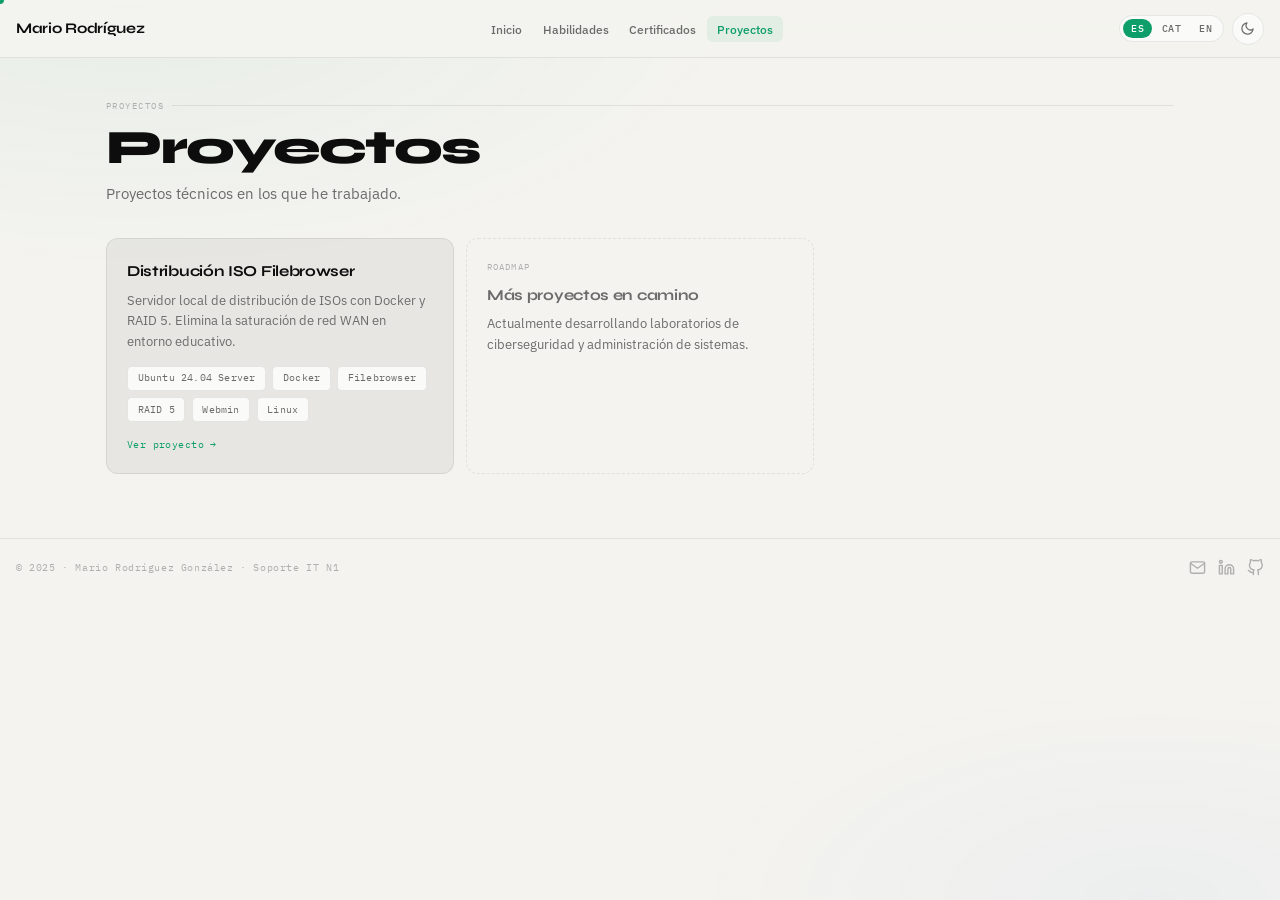
<file: pages/proyectos.html>
<!DOCTYPE html>
<html lang="es" data-theme="light">
<head>
  <meta charset="UTF-8">
  <meta name="viewport" content="width=device-width, initial-scale=1.0">
  <title>Proyectos - Mario Rodríguez</title>
  <meta name="description" content="Proyectos técnicos de Mario Rodríguez González">
  <link rel="stylesheet" href="/css/style.css?v=27">
  <link rel="preconnect" href="https://fonts.googleapis.com">
  <link rel="preconnect" href="https://fonts.gstatic.com" crossorigin>
  <link href="https://fonts.googleapis.com/css2?family=Syne:wght@400;600;700;800&family=IBM+Plex+Sans:wght@300;400;500&family=IBM+Plex+Mono:wght@400;500;600&display=swap" rel="stylesheet">
</head>
<body>

<div class="cursor" id="cursor"></div>

<nav class="navbar">
  <div class="nav-inner">
    <a href="/index.html" class="nav-logo" data-keep-lang>Mario Rodríguez</a>
    <ul class="nav-links" role="list">
      <li><a href="/index.html"        class="nav-link" data-keep-lang data-i18n-nav="nav-home">Inicio</a></li>
      <li><a href="/pages/habilidades.html"  class="nav-link" data-keep-lang data-i18n-nav="nav-skills">Habilidades</a></li>
      <li><a href="/pages/certificados.html" class="nav-link" data-keep-lang data-i18n-nav="nav-certs">Certificados</a></li>
      <li><a href="/pages/proyectos.html"    class="nav-link" data-keep-lang data-i18n-nav="nav-proj">Proyectos</a></li>
    </ul>
    <div class="nav-right">
      <div class="lang-selector" role="group" aria-label="Idioma">
        <button class="lang-btn active" data-lang="es">ES</button>
        <button class="lang-btn" data-lang="cat">CAT</button>
        <button class="lang-btn" data-lang="en">EN</button>
      </div>
      <button id="theme-toggle" class="theme-btn" aria-label="Cambiar tema">
        <svg class="sun-icon" xmlns="http://www.w3.org/2000/svg" width="15" height="15" viewBox="0 0 24 24" fill="none" stroke="currentColor" stroke-width="2" stroke-linecap="round" stroke-linejoin="round"><circle cx="12" cy="12" r="5"/><line x1="12" y1="1" x2="12" y2="3"/><line x1="12" y1="21" x2="12" y2="23"/><line x1="4.22" y1="4.22" x2="5.64" y2="5.64"/><line x1="18.36" y1="18.36" x2="19.78" y2="19.78"/><line x1="1" y1="12" x2="3" y2="12"/><line x1="21" y1="12" x2="23" y2="12"/><line x1="4.22" y1="19.78" x2="5.64" y2="18.36"/><line x1="18.36" y1="5.64" x2="19.78" y2="4.22"/></svg>
        <svg class="moon-icon" xmlns="http://www.w3.org/2000/svg" width="15" height="15" viewBox="0 0 24 24" fill="none" stroke="currentColor" stroke-width="2" stroke-linecap="round" stroke-linejoin="round"><path d="M21 12.79A9 9 0 1 1 11.21 3 7 7 0 0 0 21 12.79z"/></svg>
      </button>
      <button class="hamburger" id="hamburger" aria-label="Menú" aria-expanded="false" aria-controls="mobile-menu">
        <span></span><span></span><span></span>
      </button>
    </div>
  </div>
</nav>

<nav class="mobile-menu" id="mobile-menu" aria-hidden="true">
  <a href="/index.html"        class="mobile-nav-link" data-keep-lang data-i18n-nav="nav-home">Inicio</a>
  <a href="/pages/habilidades.html"  class="mobile-nav-link" data-keep-lang data-i18n-nav="nav-skills">Habilidades</a>
  <a href="/pages/certificados.html" class="mobile-nav-link" data-keep-lang data-i18n-nav="nav-certs">Certificados</a>
  <a href="/pages/proyectos.html"    class="mobile-nav-link" data-keep-lang data-i18n-nav="nav-proj">Proyectos</a>
</nav>

<div class="subpage">

  <div class="page-header reveal">
    <div class="section-label" data-i18n-nav="nav-proj">Proyectos</div>
    <h1 class="page-title" data-i18n="proj-title">Proyectos</h1>
    <p class="page-sub" data-i18n="page-proj-sub">Proyectos técnicos en los que he trabajado.</p>
  </div>

  <div class="projects-inner reveal reveal-d1">

    <a href="/proyectos/FileBrowser-SalesiansSarria/FileBrowser-SalesiansSarria.html" id="project-filebrowser-link" class="project-link" data-keep-lang>
      <div>
        <div class="project-name" data-i18n="proj3-title">Distribución ISO Filebrowser</div>
        <div class="project-desc" data-i18n="proj3-desc">Servidor local de distribución de ISOs con Docker y RAID 5. Elimina la saturación de red WAN en entorno educativo.</div>
        <div class="cert-skills project-tech">
          <span class="cert-skill">Ubuntu 24.04 Server</span>
          <span class="cert-skill">Docker</span>
          <span class="cert-skill">Filebrowser</span>
          <span class="cert-skill">RAID 5</span>
          <span class="cert-skill">Webmin</span>
          <span class="cert-skill">Linux</span>
        </div>
      </div>
      <span class="project-cta" data-i18n="proj-link">Ver proyecto →</span>
    </a>

    <div class="project-soon">
      <div class="project-soon-tag">Roadmap</div>
      <div class="project-name" data-i18n="proj-soon-title">Más proyectos en camino</div>
      <div class="project-desc" data-i18n="proj-soon-desc">Actualmente desarrollando laboratorios de ciberseguridad y administración de sistemas.</div>
    </div>

  </div>
</div>

<button class="back-to-top" id="back-to-top" aria-label="Volver arriba">
  <svg xmlns="http://www.w3.org/2000/svg" width="15" height="15" viewBox="0 0 24 24" fill="none" stroke="currentColor" stroke-width="2.5" stroke-linecap="round" stroke-linejoin="round"><line x1="12" y1="19" x2="12" y2="5"/><polyline points="5 12 12 5 19 12"/></svg>
</button>

<footer>
  <span class="footer-copy">© 2025 · Mario Rodríguez González · Soporte IT N1</span>
  <div class="footer-links">
    <a href="mailto:mario2006rodriguez@gmail.com" class="footer-link" aria-label="Email">
      <svg xmlns="http://www.w3.org/2000/svg" width="17" height="17" viewBox="0 0 24 24" fill="none" stroke="currentColor" stroke-width="2" stroke-linecap="round" stroke-linejoin="round"><path d="M4 4h16c1.1 0 2 .9 2 2v12c0 1.1-.9 2-2 2H4c-1.1 0-2-.9-2-2V6c0-1.1.9-2 2-2z"/><polyline points="22,6 12,13 2,6"/></svg>
    </a>
    <a href="https://www.linkedin.com/in/mariorodriguezgonzalez" target="_blank" rel="noopener" class="footer-link" aria-label="LinkedIn">
      <svg xmlns="http://www.w3.org/2000/svg" width="17" height="17" viewBox="0 0 24 24" fill="none" stroke="currentColor" stroke-width="2" stroke-linecap="round" stroke-linejoin="round"><path d="M16 8a6 6 0 0 1 6 6v7h-4v-7a2 2 0 0 0-2-2 2 2 0 0 0-2 2v7h-4v-7a6 6 0 0 1 6-6z"/><rect x="2" y="9" width="4" height="12"/><circle cx="4" cy="4" r="2"/></svg>
    </a>
    <a href="https://github.com/mariorodriguezgo" target="_blank" rel="noopener" class="footer-link" aria-label="GitHub">
      <svg xmlns="http://www.w3.org/2000/svg" width="17" height="17" viewBox="0 0 24 24" fill="none" stroke="currentColor" stroke-width="2" stroke-linecap="round" stroke-linejoin="round"><path d="M9 19c-5 1.5-5-2.5-7-3m14 6v-3.87a3.37 3.37 0 0 0-.94-2.61c3.14-.35 6.44-1.54 6.44-7A5.44 5.44 0 0 0 20 4.77 5.07 5.07 0 0 0 19.91 1S18.73.65 16 2.48a13.38 13.38 0 0 0-7 0C6.27.65 5.09 1 5.09 1A5.07 5.07 0 0 0 5 4.77a5.44 5.44 0 0 0-1.5 3.78c0 5.42 3.3 6.61 6.44 7A3.37 3.37 0 0 0 9 18.13V22"/></svg>
    </a>
  </div>
</footer>

<script src="/js/main.js?v=27"></script>
</body>
</html>
</file>
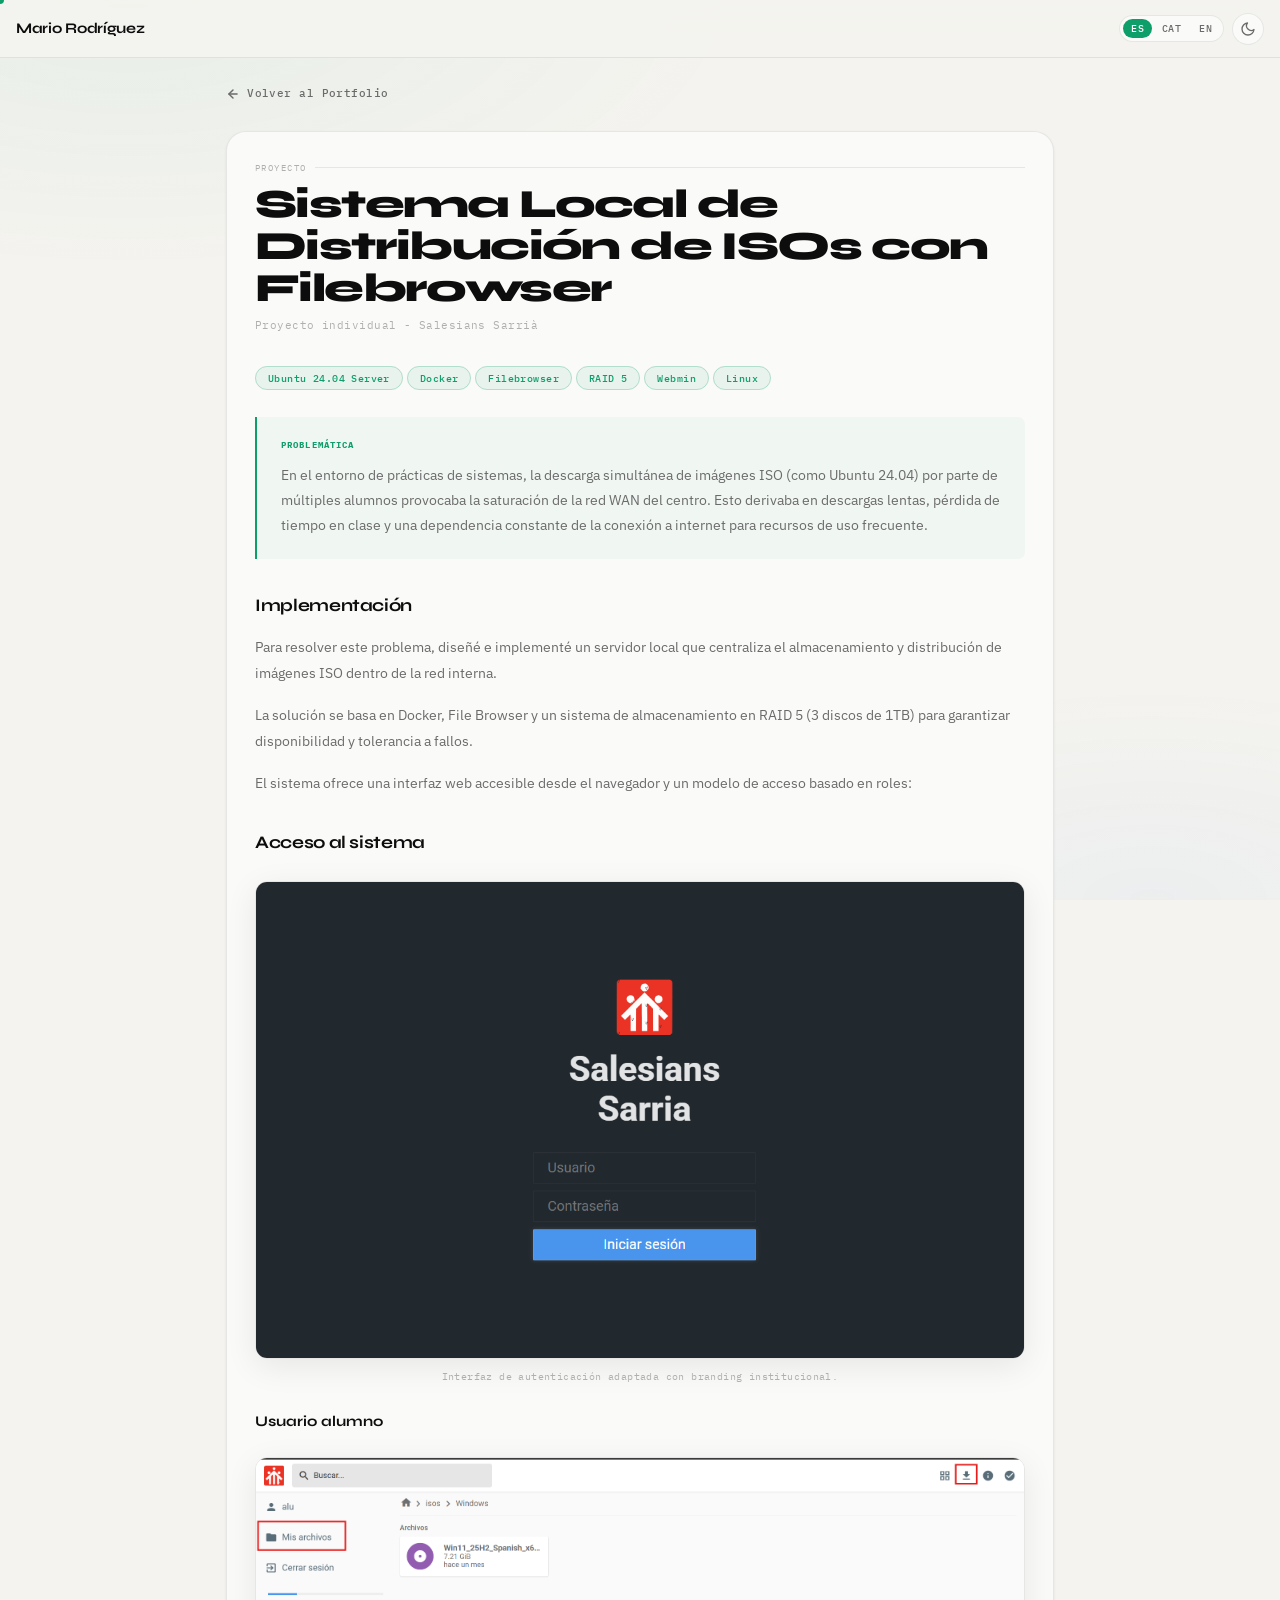
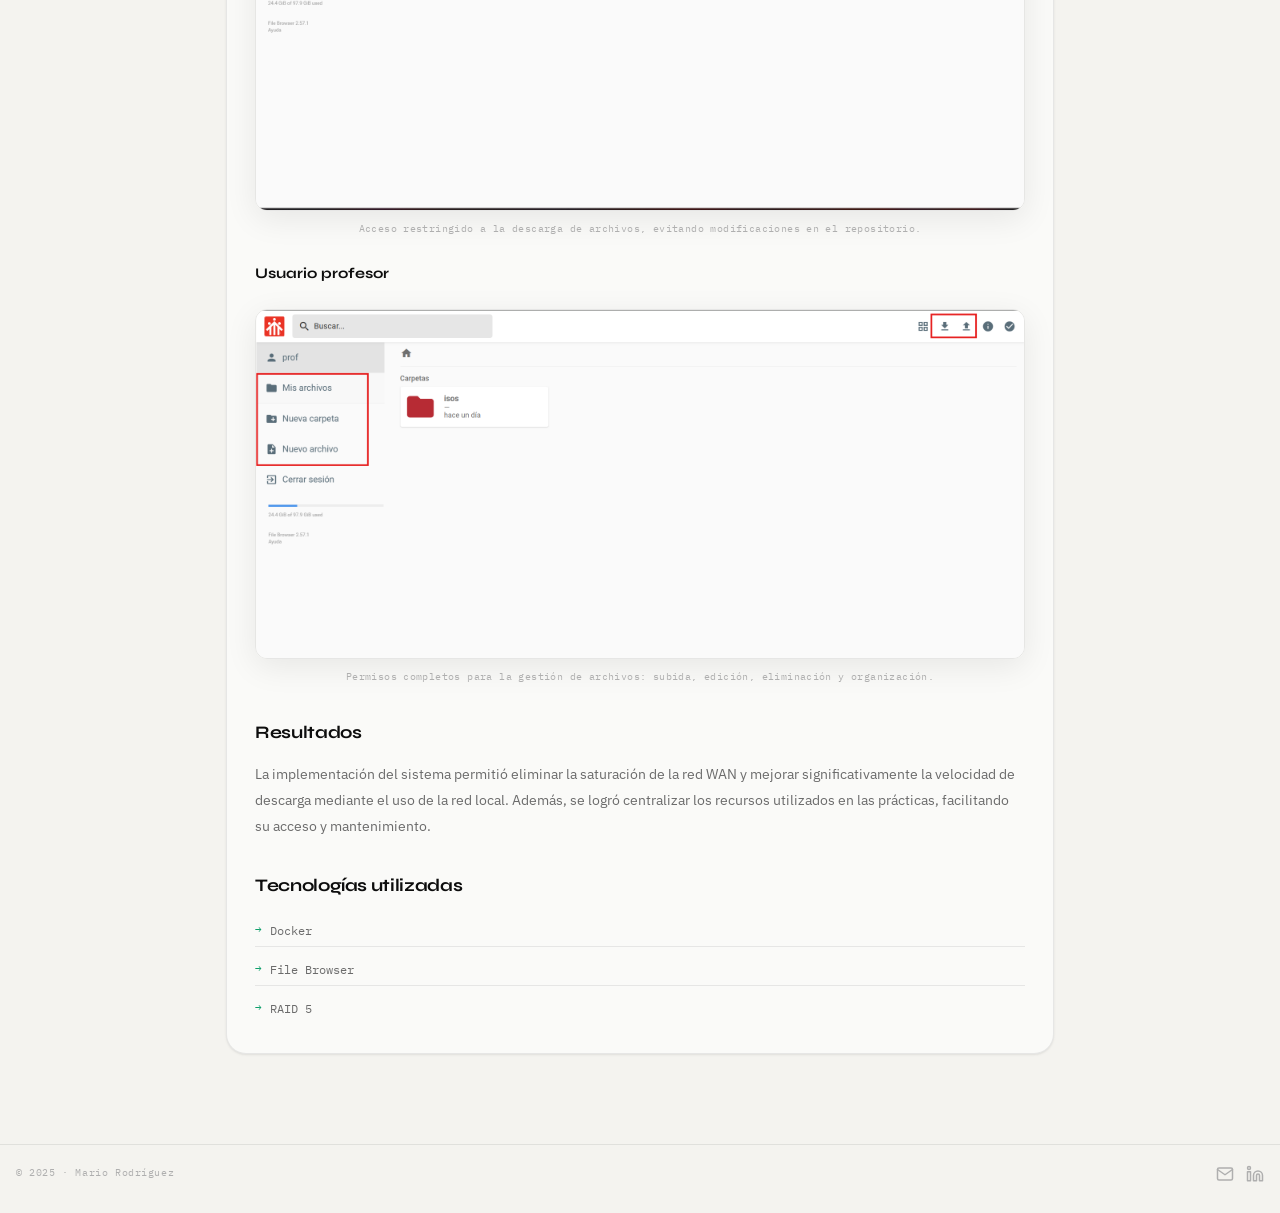
<file: proyectos/FileBrowser-SalesiansSarria/FileBrowser-SalesiansSarria.html>
<!DOCTYPE html>
<html lang="es" data-theme="light">
<head>
  <meta charset="UTF-8">
  <meta name="viewport" content="width=device-width, initial-scale=1.0">
  <title>ISO Filebrowser - Proyecto</title>
  <meta name="description" content="Sistema Local de Distribución de ISOs con Filebrowser">
  <link rel="stylesheet" href="/css/style.css?v=26">
  <link rel="preconnect" href="https://fonts.googleapis.com">
  <link rel="preconnect" href="https://fonts.gstatic.com" crossorigin>
  <link href="https://fonts.googleapis.com/css2?family=Syne:wght@400;500;600;700;800&family=IBM+Plex+Sans:wght@300;400;500&family=IBM+Plex+Mono:wght@400;500;600&display=swap" rel="stylesheet">
</head>
<body>

<div class="cursor" id="cursor"></div>

<!-- Navbar -->
<nav class="navbar">
  <div class="nav-inner">
    <a href="/index.html" class="nav-logo">Mario Rodríguez</a>
    <div class="nav-right">
      <div class="lang-selector" role="group" aria-label="Idioma">
        <button class="lang-btn active" data-lang="es">ES</button>
        <button class="lang-btn" data-lang="cat">CAT</button>
        <button class="lang-btn" data-lang="en">EN</button>
      </div>
      <button id="theme-toggle" class="theme-btn" aria-label="Cambiar tema">
        <svg class="sun-icon" xmlns="http://www.w3.org/2000/svg" width="16" height="16" viewBox="0 0 24 24" fill="none" stroke="currentColor" stroke-width="2" stroke-linecap="round" stroke-linejoin="round"><circle cx="12" cy="12" r="5"/><line x1="12" y1="1" x2="12" y2="3"/><line x1="12" y1="21" x2="12" y2="23"/><line x1="4.22" y1="4.22" x2="5.64" y2="5.64"/><line x1="18.36" y1="18.36" x2="19.78" y2="19.78"/><line x1="1" y1="12" x2="3" y2="12"/><line x1="21" y1="12" x2="23" y2="12"/><line x1="4.22" y1="19.78" x2="5.64" y2="18.36"/><line x1="18.36" y1="5.64" x2="19.78" y2="4.22"/></svg>
        <svg class="moon-icon" xmlns="http://www.w3.org/2000/svg" width="16" height="16" viewBox="0 0 24 24" fill="none" stroke="currentColor" stroke-width="2" stroke-linecap="round" stroke-linejoin="round"><path d="M21 12.79A9 9 0 1 1 11.21 3 7 7 0 0 0 21 12.79z"/></svg>
      </button>
    </div>
  </div>
</nav>

<div class="proj-page">

  <a href="/pages/proyectos.html" class="back-btn" id="back-btn">
    <svg xmlns="http://www.w3.org/2000/svg" width="14" height="14" viewBox="0 0 24 24" fill="none" stroke="currentColor" stroke-width="2.5" stroke-linecap="round" stroke-linejoin="round"><line x1="19" y1="12" x2="5" y2="12"/><polyline points="12 19 5 12 12 5"/></svg>
    <span data-i18n="back-btn">Volver al Portfolio</span>
  </a>

  <div class="bento-card reveal" style="margin-bottom:var(--gap)">
    <div class="proj-header">
      <div class="section-label">Proyecto</div>
      <h1 class="proj-title" data-i18n="proj-main-title">Sistema Local de Distribución de ISOs con Filebrowser</h1>
      <p class="proj-subtitle" data-i18n="proj-subtitle">Proyecto individual - Salesians Sarrià</p>
    </div>

    <div class="tech-tags">
      <span class="tech-tag">Ubuntu 24.04 Server</span>
      <span class="tech-tag">Docker</span>
      <span class="tech-tag">Filebrowser</span>
      <span class="tech-tag">RAID 5</span>
      <span class="tech-tag">Webmin</span>
      <span class="tech-tag">Linux</span>
    </div>

    <div class="highlight-box">
      <h4 data-i18n="prob-title">Problemática</h4>
      <p data-i18n="prob-desc">En el entorno de prácticas de sistemas, la descarga simultánea de imágenes ISO (como Ubuntu 24.04) por parte de múltiples alumnos provocaba la saturación de la red WAN del centro. Esto derivaba en descargas lentas, pérdida de tiempo en clase y una dependencia constante de la conexión a internet para recursos de uso frecuente.</p>
    </div>

    <h2 class="proj-section-title" data-i18n="impl-title">Implementación</h2>
    <p class="proj-text" data-i18n="impl-p1">Para resolver este problema, diseñé e implementé un servidor local que centraliza el almacenamiento y distribución de imágenes ISO dentro de la red interna.</p>
    <p class="proj-text" data-i18n="impl-p2">La solución se basa en Docker, File Browser y un sistema de almacenamiento en RAID 5 (3 discos de 1TB) para garantizar disponibilidad y tolerancia a fallos.</p>
    <p class="proj-text" data-i18n="impl-p3">El sistema ofrece una interfaz web accesible desde el navegador y un modelo de acceso basado en roles:</p>

    <h2 class="proj-section-title" data-i18n="access-title">Acceso al sistema</h2>

    <div class="proj-img-block">
      <img src="/proyectos/FileBrowser-SalesiansSarria/img/login.png" alt="Login personalizado">
      <p class="proj-img-caption" data-i18n="access-login">Interfaz de autenticación adaptada con branding institucional.</p>
    </div>

    <h3 class="proj-section-subtitle" data-i18n="access-student-title">Usuario alumno</h3>
    <div class="proj-img-block">
      <img src="/proyectos/FileBrowser-SalesiansSarria/img/permisos-alumno.png" alt="Usuario alumno">
      <p class="proj-img-caption" data-i18n="access-student">Acceso restringido a la descarga de archivos, evitando modificaciones en el repositorio.</p>
    </div>

    <h3 class="proj-section-subtitle" data-i18n="access-teacher-title">Usuario profesor</h3>
    <div class="proj-img-block">
      <img src="/proyectos/FileBrowser-SalesiansSarria/img/permisos-profesor.png" alt="Usuario profesor">
      <p class="proj-img-caption" data-i18n="access-teacher">Permisos completos para la gestión de archivos: subida, edición, eliminación y organización.</p>
    </div>

    <h2 class="proj-section-title" data-i18n="results-title">Resultados</h2>
    <p class="proj-text" data-i18n="results-desc">La implementación del sistema permitió eliminar la saturación de la red WAN y mejorar significativamente la velocidad de descarga mediante el uso de la red local. Además, se logró centralizar los recursos utilizados en las prácticas, facilitando su acceso y mantenimiento.</p>

    <h2 class="proj-section-title" data-i18n="tech-title">Tecnologías utilizadas</h2>
    <ul class="proj-tech-list">
      <li>Docker</li>
      <li>File Browser</li>
      <li>RAID 5</li>
    </ul>
  </div>
</div>

<button class="back-to-top" id="back-to-top" aria-label="Volver arriba">
  <svg xmlns="http://www.w3.org/2000/svg" width="16" height="16" viewBox="0 0 24 24" fill="none" stroke="currentColor" stroke-width="2.5" stroke-linecap="round" stroke-linejoin="round"><line x1="12" y1="19" x2="12" y2="5"/><polyline points="5 12 12 5 19 12"/></svg>
</button>

<footer>
  <span class="footer-copy">© 2025 · Mario Rodríguez</span>
  <div class="footer-links">
    <a href="mailto:mario2006rodriguez@gmail.com" class="footer-link" aria-label="Email">
      <svg xmlns="http://www.w3.org/2000/svg" width="18" height="18" viewBox="0 0 24 24" fill="none" stroke="currentColor" stroke-width="2" stroke-linecap="round" stroke-linejoin="round"><path d="M4 4h16c1.1 0 2 .9 2 2v12c0 1.1-.9 2-2 2H4c-1.1 0-2-.9-2-2V6c0-1.1.9-2 2-2z"/><polyline points="22,6 12,13 2,6"/></svg>
    </a>
    <a href="https://www.linkedin.com/in/mariorodriguezgonzalez" target="_blank" rel="noopener" class="footer-link" aria-label="LinkedIn">
      <svg xmlns="http://www.w3.org/2000/svg" width="18" height="18" viewBox="0 0 24 24" fill="none" stroke="currentColor" stroke-width="2" stroke-linecap="round" stroke-linejoin="round"><path d="M16 8a6 6 0 0 1 6 6v7h-4v-7a2 2 0 0 0-2-2 2 2 0 0 0-2 2v7h-4v-7a6 6 0 0 1 6-6z"/><rect x="2" y="9" width="4" height="12"/><circle cx="4" cy="4" r="2"/></svg>
    </a>
  </div>
</footer>

<script>
/* Cursor */
const cursor = document.getElementById('cursor');
let mx=0,my=0,cx=0,cy=0;
document.addEventListener('mousemove',e=>{mx=e.clientX;my=e.clientY});
(function anim(){cx+=(mx-cx)*.18;cy+=(my-cy)*.18;cursor.style.left=cx+'px';cursor.style.top=cy+'px';requestAnimationFrame(anim)})();
document.querySelectorAll('a,button').forEach(el=>{
  el.addEventListener('mouseenter',()=>cursor.classList.add('hover'));
  el.addEventListener('mouseleave',()=>cursor.classList.remove('hover'));
});

/* Theme */
const themeBtn = document.getElementById('theme-toggle');
document.documentElement.setAttribute('data-theme', localStorage.getItem('theme')||'light');
themeBtn.addEventListener('click',()=>{
  const next = document.documentElement.getAttribute('data-theme')==='dark'?'light':'dark';
  document.documentElement.setAttribute('data-theme',next);
  localStorage.setItem('theme',next);
});

/* Translations */
const T = {
  es:{
    "back-btn":"Volver al Portfolio",
    "proj-main-title":"Sistema Local de Distribución de ISOs con Filebrowser",
    "proj-subtitle":"Proyecto individual - Salesians Sarrià",
    "prob-title":"Problemática",
    "prob-desc":"En el entorno de prácticas de sistemas, la descarga simultánea de imágenes ISO (como Ubuntu 24.04) por parte de múltiples alumnos provocaba la saturación de la red WAN del centro. Esto derivaba en descargas lentas, pérdida de tiempo en clase y una dependencia constante de la conexión a internet para recursos de uso frecuente.",
    "impl-title":"Implementación",
    "impl-p1":"Para resolver este problema, diseñé e implementé un servidor local que centraliza el almacenamiento y distribución de imágenes ISO dentro de la red interna.",
    "impl-p2":"La solución se basa en Docker, File Browser y un sistema de almacenamiento en RAID 5 (3 discos de 1TB) para garantizar disponibilidad y tolerancia a fallos.",
    "impl-p3":"El sistema ofrece una interfaz web accesible desde el navegador y un modelo de acceso basado en roles:",
    "access-title":"Acceso al sistema","access-login":"Interfaz de autenticación adaptada con branding institucional.",
    "access-student-title":"Usuario alumno","access-student":"Acceso restringido a la descarga de archivos, evitando modificaciones en el repositorio.",
    "access-teacher-title":"Usuario profesor","access-teacher":"Permisos completos para la gestión de archivos: subida, edición, eliminación y organización.",
    "results-title":"Resultados",
    "results-desc":"La implementación del sistema permitió eliminar la saturación de la red WAN y mejorar significativamente la velocidad de descarga mediante el uso de la red local. Además, se logró centralizar los recursos utilizados en las prácticas, facilitando su acceso y mantenimiento.",
    "tech-title":"Tecnologías utilizadas"
  },
  cat:{
    "back-btn":"Tornar al Portfolio",
    "proj-main-title":"Sistema Local de Distribució d'ISOs amb Filebrowser",
    "proj-subtitle":"Projecte individual - Salesians Sarrià",
    "prob-title":"Problemàtica",
    "prob-desc":"A l'entorn de pràctiques de sistemes, la descàrrega simultània d'imatges ISO (com Ubuntu 24.04) per part de múltiples alumnes provocava la saturació de la xarxa WAN del centre. Això derivava en descàrregues lentes, pèrdua de temps a classe i una dependència constant de la connexió a internet per a recursos d'ús freqüent.",
    "impl-title":"Implementació",
    "impl-p1":"Per resoldre aquest problema, vaig dissenyar i implementar un servidor local que centralitza l'emmagatzematge i distribució d'imatges ISO dins de la xarxa interna.",
    "impl-p2":"La solució es basa en Docker, File Browser i un sistema d'emmagatzematge en RAID 5 (3 discos d'1TB) per garantir disponibilitat i tolerància a fallades.",
    "impl-p3":"El sistema ofereix una interfície web accessible des del navegador i un model d'accés basat en rols:",
    "access-title":"Accés al sistema","access-login":"Interfície d'autenticació adaptada amb branding institucional.",
    "access-student-title":"Usuari alumne","access-student":"Accés restringit a la descàrrega d'arxius, evitant modificacions al repositori.",
    "access-teacher-title":"Usuari professor","access-teacher":"Permisos complets per a la gestió d'arxius: pujada, edició, eliminació i organització.",
    "results-title":"Resultats",
    "results-desc":"La implementació del sistema va permetre eliminar la saturació de la xarxa WAN i millorar significativament la velocitat de descàrrega mitjançant l'ús de la xarxa local. A més, es va aconseguir centralitzar els recursos utilitzats en les pràctiques, facilitant-ne el seu accés i manteniment.",
    "tech-title":"Tecnologies utilitzades"
  },
  en:{
    "back-btn":"Back to Portfolio",
    "proj-main-title":"Local ISO Distribution System with Filebrowser",
    "proj-subtitle":"Individual project - Salesians Sarrià",
    "prob-title":"Problem",
    "prob-desc":"In the systems practice environment, the simultaneous download of ISO images (such as Ubuntu 24.04) by multiple students caused the saturation of the center's WAN network. This resulted in slow downloads, loss of class time, and a constant dependence on the internet connection for frequently used resources.",
    "impl-title":"Implementation",
    "impl-p1":"To solve this problem, I designed and implemented a local server that centralizes the storage and distribution of ISO images within the internal network.",
    "impl-p2":"The solution is based on Docker, File Browser, and a RAID 5 storage system (three 1TB disks) to guarantee availability and fault tolerance.",
    "impl-p3":"The system offers a web interface accessible from the browser and a role-based access model:",
    "access-title":"System access","access-login":"Authentication interface customized with institutional branding.",
    "access-student-title":"Student user","access-student":"Restricted access to file downloads, preventing modifications in the repository.",
    "access-teacher-title":"Teacher user","access-teacher":"Full permissions for file management: upload, edit, delete, and organization.",
    "results-title":"Results",
    "results-desc":"The implementation of the system made it possible to eliminate WAN network saturation and significantly improve download speed by using the local network. In addition, frequently used resources for practices were centralized, facilitating their access and maintenance.",
    "tech-title":"Used technologies"
  }
};

const langBtns = document.querySelectorAll('.lang-btn');
const setLang = lang => {
  document.querySelectorAll('[data-i18n]').forEach(el=>{
    const k=el.getAttribute('data-i18n');
    if(T[lang]?.[k]) el.innerHTML=T[lang][k];
  });
  if(T[lang]?.['proj-main-title']) document.title = T[lang]['proj-main-title'] + ' - Mario Rodríguez';
  langBtns.forEach(b=>b.classList.toggle('active',b.dataset.lang===lang));
  localStorage.setItem('lang',lang);
  const bb=document.getElementById('back-btn');
  if(bb){ const base=bb.getAttribute('href').split('?')[0]; bb.setAttribute('href',base+'?lang='+lang); }
};
langBtns.forEach(b=>b.addEventListener('click',()=>setLang(b.dataset.lang)));

/* Reveal */
const ro=new IntersectionObserver(es=>{es.forEach(e=>{if(e.isIntersecting){e.target.classList.add('visible');ro.unobserve(e.target)}})},{threshold:.05});
document.querySelectorAll('.reveal').forEach(el=>ro.observe(el));

/* Back to top */
const btt=document.getElementById('back-to-top');
window.addEventListener('scroll',()=>btt.classList.toggle('visible',scrollY>400),{passive:true});
btt.addEventListener('click',()=>window.scrollTo({top:0,behavior:'smooth'}));

/* Init */
const initLang=new URLSearchParams(location.search).get('lang')||localStorage.getItem('lang')||'es';
setLang(initLang);
</script>
</body>
</html>
</file>
<file: css/style.css>
/* ══════════════════════════════════════════════
   VARIABLES — "Deep Space"
══════════════════════════════════════════════ */
:root {
  --bg:         #F4F3EF;
  --card:       #FAFAF8;
  --card-alt:   #F0EFE9;
  --border:     rgba(0,0,0,.08);
  --text:       #0D0D0D;
  --text-2:     #6B6B6B;
  --text-3:     #AFAFAF;
  --accent:     #0D9E6A;
  --accent-rgb: 13,158,106;
  --accent-hi:  #10b981;
  --tag-bg:     rgba(0,0,0,.05);
  --tag-brd:    rgba(0,0,0,.09);
  --shadow-sm:  0 1px 3px rgba(0,0,0,.06),0 1px 2px rgba(0,0,0,.04);
  --shadow-md:  0 8px 32px rgba(0,0,0,.08);
  --shadow-lg:  0 20px 60px rgba(0,0,0,.12);
  /* Terminal — light defaults */
  --term-bg:     #F2F1EC;
  --term-bar:    #E5E3DB;
  --term-brd:    rgba(0,0,0,.09);
  --term-title:  #A09C93;
  --term-hint:   #C4C1B8;
  --term-prompt: #0D9E6A;
  --term-cmd:    #1A1A1A;
  --term-out:    #6A6A6A;
  --term-out-g:  #0D8C5A;
  --term-out-b:  #1A6EBD;
  --term-out-w:  #3A3A3A;
  --term-out-e:  #C0392B;
  --term-scroll: #D0CEC7;
  --term-caret:  #0D9E6A;
  --nav-h:      58px;
  --gap:        10px;
  --r-lg:       20px;
  --r-md:       12px;
  --r-sm:       7px;
  --f-disp:     'Syne', sans-serif;
  --f-body:     'IBM Plex Sans', sans-serif;
  --f-mono:     'IBM Plex Mono', monospace;
  --dur:        .22s;
  --ease:       cubic-bezier(.4,0,.2,1);
}

[data-theme="dark"] {
  --bg:         #080C10;
  --card:       #0D1117;
  --card-alt:   #111820;
  --border:     rgba(255,255,255,.07);
  --text:       #E8EDF2;
  --text-2:     #6C7A8A;
  --text-3:     #3A4450;
  --accent:     #3EBD8F;
  --tag-bg:     rgba(255,255,255,.04);
  --tag-brd:    rgba(255,255,255,.08);
  --shadow-sm:  0 1px 3px rgba(0,0,0,.3);
  --shadow-md:  0 8px 32px rgba(0,0,0,.5);
  --shadow-lg:  0 20px 60px rgba(0,0,0,.7);
  /* Terminal — dark overrides */
  --term-bg:     #0A0E14;
  --term-bar:    #1C2130;
  --term-brd:    rgba(255,255,255,.06);
  --term-title:  #4A5568;
  --term-hint:   #2D3748;
  --term-prompt: #4F9EFF;
  --term-cmd:    #E2E8F0;
  --term-out:    #4A5468;
  --term-out-g:  #3EBD8F;
  --term-out-b:  #4F9EFF;
  --term-out-w:  #A0AEC0;
  --term-out-e:  #FC8181;
  --term-scroll: #1C2130;
  --term-caret:  #3EBD8F;
}

/* ══════════════════════════════════════════════
   RESET
══════════════════════════════════════════════ */
*,*::before,*::after{margin:0;padding:0;box-sizing:border-box}
html{scroll-behavior:smooth}
img{display:block;max-width:100%}
a{color:inherit;text-decoration:none}
ul{list-style:none}
button{font-family:inherit;cursor:none}

body {
  background: var(--bg);
  color: var(--text);
  font-family: var(--f-body);
  line-height: 1.65;
  min-height: 100vh;
  overflow-x: hidden;
  cursor: none;
  transition: background var(--dur) var(--ease), color var(--dur) var(--ease);
}

body::before {
  content:'';position:fixed;inset:0;
  background:
    radial-gradient(ellipse 80% 50% at 10% 0%,rgba(var(--accent-rgb),.05) 0%,transparent 60%),
    radial-gradient(ellipse 60% 40% at 90% 100%,rgba(59,130,246,.04) 0%,transparent 60%);
  pointer-events:none;z-index:0;
}

/* ══════════════════════════════════════════════
   LOADING SCREEN
══════════════════════════════════════════════ */
.loader {
  position: fixed;
  inset: 0;
  background: #080C10;
  z-index: 99999;
  display: flex;
  align-items: center;
  justify-content: center;
  transition: opacity .6s var(--ease), visibility .6s var(--ease);
}
.loader.hidden { opacity: 0; visibility: hidden; pointer-events: none; }

.loader-inner {
  font-family: var(--f-mono);
  font-size: .88rem;
  width: 440px;
  max-width: 90vw;
  padding: 2rem;
}

.loader-line {
  opacity: 0;
  transform: translateY(6px);
  transition: opacity .35s ease, transform .35s ease;
  margin-bottom: .55rem;
  line-height: 1.5;
  display: flex;
  align-items: center;
  gap: .5rem;
}
.loader-line.show { opacity: 1; transform: translateY(0); }
.loader-line.dim  { color: #3A4450; }
.loader-line.ok   { color: var(--accent, #3EBD8F); }
.loader-line.hi   { color: #E8EDF2; }

.loader-prompt { color: #4F9EFF; user-select: none; }
.loader-cursor {
  display: inline-block;
  width: 8px; height: 1.1em;
  background: #3EBD8F;
  vertical-align: text-bottom;
  margin-left: 2px;
  animation: blink-block .7s steps(1) infinite;
}
@keyframes blink-block{ 0%,100%{opacity:1} 50%{opacity:0} }

.loader-progress {
  margin-top: 1.75rem;
  height: 2px;
  background: rgba(255,255,255,.06);
  border-radius: 2px;
  overflow: hidden;
}
.loader-bar {
  height: 100%;
  background: #3EBD8F;
  border-radius: 2px;
  width: 0%;
  transition: width .1s linear;
}

/* ══════════════════════════════════════════════
   CURSOR
══════════════════════════════════════════════ */
.cursor {
  position:fixed;width:8px;height:8px;background:var(--accent);
  border-radius:50%;pointer-events:none;z-index:10000;
  transform:translate(-50%,-50%);will-change:transform;
  transition:width .16s,height .16s,background .16s,opacity .16s;
}
.cursor.hover{width:28px;height:28px;background:transparent;border:1.5px solid var(--accent);opacity:.8}
.cursor.click{opacity:.4;transform:translate(-50%,-50%) scale(.8)}

/* ══════════════════════════════════════════════
   SCROLLBAR
══════════════════════════════════════════════ */
::-webkit-scrollbar{width:4px}
::-webkit-scrollbar-track{background:var(--bg)}
::-webkit-scrollbar-thumb{background:var(--border);border-radius:10px}

/* ══════════════════════════════════════════════
   NAVBAR
══════════════════════════════════════════════ */
.navbar {
  position:fixed;inset-block-start:0;inset-inline:0;height:var(--nav-h);z-index:1000;
  backdrop-filter:blur(16px);-webkit-backdrop-filter:blur(16px);
  border-bottom:1px solid var(--border);transition:background var(--dur);
}
[data-theme="light"] .navbar{background:rgba(244,243,239,.92)}
[data-theme="dark"]  .navbar{background:rgba(8,12,16,.92)}

.nav-inner{
  max-width:1300px;margin:0 auto;height:100%;padding:0 16px;
  display:flex;align-items:center;justify-content:space-between;gap:1.5rem;
}
.nav-logo{font-family:var(--f-disp);font-weight:700;font-size:.92rem;letter-spacing:-.02em;cursor:none;white-space:nowrap}
.nav-links{display:none;gap:.1rem;align-items:center}
@media(min-width:900px){.nav-links{display:flex}}
.nav-link{
  font-size:.78rem;font-weight:500;color:var(--text-2);padding:.32rem .6rem;
  border-radius:6px;transition:color .18s,background .18s;cursor:none;white-space:nowrap;
}
.nav-link:hover{color:var(--text);background:var(--tag-bg)}
.nav-link.active{color:var(--accent);background:rgba(var(--accent-rgb),.08)}
.nav-right{display:flex;align-items:center;gap:.5rem}

.lang-selector{
  display:flex;background:var(--card);border:1px solid var(--border);
  border-radius:100px;padding:3px;gap:2px;
}
.lang-btn{
  background:transparent;border:none;color:var(--text-2);padding:.2rem .5rem;
  border-radius:100px;font-family:var(--f-mono);font-size:.62rem;font-weight:500;
  cursor:none;transition:all .18s;letter-spacing:.04em;
}
.lang-btn.active{background:var(--accent);color:#fff}
.lang-btn:hover:not(.active){color:var(--text);background:var(--tag-bg)}

.theme-btn{
  width:32px;height:32px;background:var(--card);border:1px solid var(--border);
  border-radius:50%;cursor:none;display:flex;align-items:center;justify-content:center;
  color:var(--text-2);transition:all .18s;
}
.theme-btn:hover{color:var(--text);border-color:var(--text)}
.sun-icon{display:none}.moon-icon{display:block}
[data-theme="dark"] .sun-icon{display:block}[data-theme="dark"] .moon-icon{display:none}

.hamburger{
  display:flex;flex-direction:column;gap:4px;background:var(--card);
  border:1px solid var(--border);border-radius:7px;padding:7px 8px;cursor:none;
}
@media(min-width:900px){.hamburger{display:none}}
.hamburger span{display:block;width:16px;height:1.5px;background:var(--text);border-radius:2px;transition:all .25s}
.hamburger.open span:nth-child(1){transform:translateY(5.5px) rotate(45deg)}
.hamburger.open span:nth-child(2){opacity:0}
.hamburger.open span:nth-child(3){transform:translateY(-5.5px) rotate(-45deg)}

.mobile-menu{
  position:fixed;top:var(--nav-h);inset-inline:0;z-index:999;
  padding:1rem;display:none;flex-direction:column;gap:3px;
  border-bottom:1px solid var(--border);opacity:0;transform:translateY(-6px);
  transition:opacity .2s,transform .2s;
}
[data-theme="light"] .mobile-menu{background:rgba(244,243,239,.98)}
[data-theme="dark"]  .mobile-menu{background:rgba(8,12,16,.98)}
.mobile-menu.open{display:flex;opacity:1;transform:translateY(0)}
.mobile-nav-link{
  font-family:var(--f-disp);font-size:.98rem;font-weight:600;color:var(--text-2);
  padding:.7rem 1rem;border-radius:10px;transition:all .18s;cursor:none;
}
.mobile-nav-link:hover,.mobile-nav-link.active{color:var(--accent);background:rgba(var(--accent-rgb),.06)}

/* ══════════════════════════════════════════════
   BENTO GRID
══════════════════════════════════════════════ */
.bento-grid{
  display:grid;grid-template-columns:repeat(12,1fr);gap:var(--gap);
  max-width:1300px;margin:0 auto;
  padding:calc(var(--nav-h) + var(--gap)) var(--gap) var(--gap);
  position:relative;z-index:1;
}

/* ══════════════════════════════════════════════
   BASE CARD
══════════════════════════════════════════════ */
.bento-card{
  background:var(--card);border:1px solid var(--border);border-radius:var(--r-lg);
  padding:1.75rem;position:relative;overflow:hidden;box-shadow:var(--shadow-sm);
  transition:border-color var(--dur),transform var(--dur),box-shadow var(--dur);
}
.bento-card::after{
  content:'';position:absolute;bottom:-1px;right:-1px;width:0;height:0;
  border-right:2px solid var(--accent);border-bottom:2px solid var(--accent);
  border-radius:0 0 var(--r-lg) 0;transition:width .28s var(--ease),height .28s var(--ease);
}
.bento-card:hover{border-color:rgba(var(--accent-rgb),.3);transform:translateY(-3px);box-shadow:var(--shadow-lg)}
.bento-card:hover::after{width:42px;height:42px}

/* ══════════════════════════════════════════════
   SECTION LABELS
══════════════════════════════════════════════ */
.section-label{
  font-family:var(--f-mono);font-size:.58rem;color:var(--text-3);letter-spacing:.16em;
  text-transform:uppercase;margin-bottom:.5rem;display:flex;align-items:center;gap:.5rem;
}
.section-label::after{content:'';flex:1;height:1px;background:var(--border)}
.section-title{
  font-family:var(--f-disp);font-size:1.25rem;font-weight:700;
  letter-spacing:-.03em;color:var(--text);margin-bottom:1.25rem;line-height:1.2;
}

/* ══════════════════════════════════════════════
   HERO CARD
══════════════════════════════════════════════ */
.bento-hero{
  grid-column:span 8;min-height:400px;
  display:flex;flex-direction:column;justify-content:space-between;
  animation:fadeUp .5s var(--ease) both;
  background:linear-gradient(135deg,var(--card) 0%,var(--card-alt) 100%);
}

.hero-badge{
  display:inline-flex;align-items:center;gap:.45rem;background:var(--accent);color:#fff;
  font-family:var(--f-mono);font-size:.66rem;font-weight:500;
  padding:.3rem .85rem .3rem .55rem;border-radius:100px;
  transform:rotate(-1.5deg);transform-origin:left center;width:fit-content;
  margin-bottom:1.5rem;letter-spacing:.04em;
  box-shadow:0 4px 16px rgba(var(--accent-rgb),.35);user-select:none;
}
.hero-badge-dot{
  width:6px;height:6px;background:rgba(255,255,255,.9);border-radius:50%;
  flex-shrink:0;animation:dot-pulse 2s ease infinite;
}
@keyframes dot-pulse{0%,100%{opacity:1;transform:scale(1)}50%{opacity:.35;transform:scale(.75)}}

.hero-name{
  font-family:var(--f-disp);font-size:clamp(2.5rem,5.2vw,4.5rem);font-weight:800;
  line-height:.96;letter-spacing:-.055em;color:var(--text);margin-bottom:1.1rem;
}
.hero-name span{color:var(--accent)}
.hero-role{font-size:.88rem;color:var(--text-2);margin-bottom:.75rem;line-height:1.55}
.hero-bio{font-size:.88rem;color:var(--text-2);line-height:1.8;max-width:480px;margin-bottom:1.75rem}

.hero-links{display:flex;gap:.5rem;flex-wrap:wrap}
.hero-link{
  display:inline-flex;align-items:center;gap:.4rem;font-family:var(--f-mono);
  font-size:.7rem;font-weight:500;color:var(--text-2);padding:.45rem .9rem;
  border:1px solid var(--border);border-radius:100px;background:var(--tag-bg);
  transition:all .2s var(--ease);cursor:none;letter-spacing:.02em;
}
.hero-link:hover{border-color:var(--accent);color:var(--accent);background:rgba(var(--accent-rgb),.06)}
.hero-link svg{opacity:.55;transition:opacity .2s}
.hero-link:hover svg{opacity:1}

/* ══════════════════════════════════════════════
   PHOTO CARD
══════════════════════════════════════════════ */
.bento-photo{
  grid-column:span 4;min-height:400px;padding:0;overflow:hidden;position:relative;
  animation:fadeUp .5s var(--ease) .07s both;
}
.bento-photo::after{display:none}
.photo-img{width:100%;height:100%;object-fit:cover;object-position:center top}
.photo-overlay{
  position:absolute;inset:0;
  background:linear-gradient(to top,rgba(0,0,0,.78) 0%,rgba(0,0,0,.2) 40%,transparent 70%);
  display:flex;align-items:flex-end;padding:1.5rem;
}
.photo-meta{display:flex;flex-direction:column;gap:.3rem}
.photo-role{font-family:var(--f-mono);font-size:.6rem;color:rgba(255,255,255,.55);letter-spacing:.1em;text-transform:uppercase}
.photo-name-label{font-family:var(--f-disp);font-size:1.3rem;font-weight:800;color:#fff;letter-spacing:-.03em;line-height:1.1}

/* ══════════════════════════════════════════════
   ABOUT CARD
══════════════════════════════════════════════ */
.bento-about{grid-column:span 5}
.about-text{font-size:.88rem;color:var(--text-2);line-height:1.9}

/* ══════════════════════════════════════════════
   TERMINAL CARD
══════════════════════════════════════════════ */
.bento-terminal{
  grid-column:span 7;
  padding:0;
  overflow:hidden;
  min-height:260px;
  display:flex;
  flex-direction:column;
}
.bento-terminal::after{display:none}
.bento-terminal:hover{transform:translateY(-3px);box-shadow:var(--shadow-lg);border-color:rgba(var(--accent-rgb),.3)}

.terminal-wrap{
  display:flex;flex-direction:column;height:100%;
  background:var(--term-bg);border-radius:var(--r-lg);overflow:hidden;
  transition:background .22s;
}
.terminal-bar{
  background:var(--term-bar);padding:.6rem 1rem;display:flex;align-items:center;
  gap:.5rem;flex-shrink:0;border-bottom:1px solid var(--term-brd);
  transition:background .22s;
}
.t-dot{width:11px;height:11px;border-radius:50%;flex-shrink:0}
.t-dot.r{background:#FF5F57}.t-dot.y{background:#FEBC2E}.t-dot.g{background:#28C840}
.terminal-title{
  font-family:var(--f-mono);font-size:.63rem;color:var(--term-title);
  margin-left:.5rem;letter-spacing:.04em;flex:1;transition:color .22s;
}
.terminal-hint{
  font-family:var(--f-mono);font-size:.58rem;color:var(--term-hint);
  letter-spacing:.04em;transition:color .22s;
}

.terminal-body{
  flex:1;padding:1rem 1.25rem;overflow-y:auto;
  max-height:280px;
  font-family:var(--f-mono);font-size:.75rem;
  display:flex;flex-direction:column;gap:.2rem;cursor:text;
  scrollbar-width:thin;scrollbar-color:var(--term-scroll) transparent;
  transition:background .22s;
}
.terminal-body::-webkit-scrollbar{width:3px}
.terminal-body::-webkit-scrollbar-thumb{background:var(--term-scroll);border-radius:10px}

.t-row{display:flex;gap:.4rem;align-items:flex-start;line-height:1.55}
.t-prompt{color:var(--term-prompt);flex-shrink:0;user-select:none;transition:color .22s}
.t-cmd{color:var(--term-cmd);transition:color .22s}
.t-out{color:var(--term-out);padding-left:1.1rem;transition:color .22s}
.t-out.g{color:var(--term-out-g)}
.t-out.b{color:var(--term-out-b)}
.t-out.w{color:var(--term-out-w)}
.t-out.err{color:var(--term-out-e)}
.t-spacer{height:.3rem}

.t-input-row{display:flex;gap:.4rem;align-items:center}
.t-input{
  background:none;border:none;outline:none;
  color:var(--term-cmd);font-family:var(--f-mono);font-size:.75rem;
  flex:1;caret-color:var(--term-caret);cursor:text;transition:color .22s;
}

/* ══════════════════════════════════════════════
   SKILLS CARD (full width)
══════════════════════════════════════════════ */
.bento-skills{grid-column:span 12}

.skills-cols{
  display:grid;grid-template-columns:repeat(3,1fr);gap:2rem;
}

.skill-col-head{
  display:flex;align-items:center;gap:.4rem;font-family:var(--f-mono);
  font-size:.58rem;font-weight:600;letter-spacing:.1em;text-transform:uppercase;
  color:var(--text-3);margin-bottom:.875rem;
}
.skill-dot{width:6px;height:6px;border-radius:50%;flex-shrink:0;display:inline-block}
.skill-col:nth-child(1) .skill-dot{background:#4F9EFF}
.skill-col:nth-child(2) .skill-dot{background:#F97316}
.skill-col:nth-child(3) .skill-dot{background:#A78BFA}

.skill-tags{display:flex;flex-wrap:wrap;gap:.35rem}
.skill-tag{
  font-family:var(--f-mono);font-size:.7rem;color:var(--text-2);
  padding:.28rem .65rem;background:var(--tag-bg);border:1px solid var(--tag-brd);
  border-radius:5px;transition:all .18s var(--ease);cursor:default;line-height:1.4;
}
.skill-tag:hover{transform:translateY(-2px)}
.skill-col:nth-child(1) .skill-tag:hover{border-color:rgba(79,158,255,.35);color:#4F9EFF;background:rgba(79,158,255,.07)}
.skill-col:nth-child(2) .skill-tag:hover{border-color:rgba(249,115,22,.35);color:#F97316;background:rgba(249,115,22,.07)}
.skill-col:nth-child(3) .skill-tag:hover{border-color:rgba(167,139,250,.35);color:#A78BFA;background:rgba(167,139,250,.07)}

/* ══════════════════════════════════════════════
   EXPERIENCE CARD
══════════════════════════════════════════════ */
.bento-experience{grid-column:span 7}
.exp-items{display:flex;flex-direction:column;gap:1.25rem}
.exp-item{display:grid;grid-template-columns:100px 1fr;gap:1rem;align-items:start}
.exp-date{font-family:var(--f-mono);font-size:.6rem;color:var(--text-3);letter-spacing:.04em;line-height:1.5;padding-top:.15rem}
.exp-title{font-family:var(--f-disp);font-size:.95rem;font-weight:700;color:var(--text);letter-spacing:-.02em;margin-bottom:.15rem}
.exp-company{
  display:inline-flex;align-items:center;gap:.35rem;font-family:var(--f-mono);
  font-size:.62rem;font-weight:500;color:var(--accent);letter-spacing:.03em;margin-bottom:.6rem;
}
.exp-company::before{content:'';width:5px;height:5px;background:var(--accent);border-radius:50%;flex-shrink:0}
.exp-list{display:flex;flex-direction:column;gap:.3rem}
.exp-list li{font-size:.8rem;color:var(--text-2);padding-left:.875rem;position:relative;line-height:1.55}
.exp-list li::before{content:'–';position:absolute;left:0;color:var(--text-3);font-size:.7rem;top:.05rem}
.exp-divider{height:1px;background:var(--border)}

/* ══════════════════════════════════════════════
   EDUCATION + LANGUAGES CARD
══════════════════════════════════════════════ */
.bento-education{grid-column:span 5}
.edu-items{display:flex;flex-direction:column;gap:1.1rem}
.edu-period{font-family:var(--f-mono);font-size:.6rem;color:var(--text-3);letter-spacing:.04em;margin-bottom:.3rem}
.edu-title{font-family:var(--f-disp);font-size:.92rem;font-weight:700;color:var(--text);letter-spacing:-.02em;line-height:1.3;margin-bottom:.2rem}
.edu-school{font-size:.78rem;color:var(--text-2)}
.edu-note{
  display:inline-flex;align-items:center;gap:.35rem;margin-top:.4rem;
  font-family:var(--f-mono);font-size:.6rem;font-weight:500;
  background:rgba(var(--accent-rgb),.1);color:var(--accent);
  padding:.22rem .65rem;border-radius:100px;letter-spacing:.04em;
  border:1px solid rgba(var(--accent-rgb),.2);
}
.edu-divider{height:1px;background:var(--border)}

/* Languages inside edu card */
.lang-grid{display:flex;flex-direction:column;gap:.5rem;margin-top:.25rem}
.lang-row{
  display:flex;align-items:center;justify-content:space-between;
  font-size:.8rem;padding:.35rem 0;border-bottom:1px solid var(--border);
}
.lang-row:last-child{border-bottom:none}
.lang-name{color:var(--text);font-weight:500}
.lang-level{
  font-family:var(--f-mono);font-size:.62rem;color:var(--text-3);letter-spacing:.04em;
}
.lang-level.native{color:var(--accent)}

/* ══════════════════════════════════════════════
   CERTIFICATES CARD
══════════════════════════════════════════════ */
.bento-certs{grid-column:span 12;padding:1.5rem 1.75rem}
.certs-inner{display:flex;flex-direction:column;gap:.75rem;margin-top:1rem}

.cert-link{
  display:flex;align-items:center;gap:1.5rem;padding:1.5rem 1.75rem;
  border:1px solid var(--border);border-radius:var(--r-md);color:var(--text);
  cursor:none;transition:all .2s var(--ease);position:relative;overflow:hidden;background:var(--tag-bg);
}
.cert-link::before{
  content:'';position:absolute;inset:0;
  background:linear-gradient(135deg,rgba(var(--accent-rgb),.04),transparent);
  opacity:0;transition:opacity .2s;
}
.cert-link::after{
  content:'';position:absolute;bottom:-1px;right:-1px;width:0;height:0;
  border-right:2px solid var(--accent);border-bottom:2px solid var(--accent);
  border-radius:0 0 var(--r-md) 0;transition:width .28s,height .28s;
}
.cert-link:hover{border-color:rgba(var(--accent-rgb),.35);transform:translateY(-2px);box-shadow:var(--shadow-md)}
.cert-link:hover::before{opacity:1}
.cert-link:hover::after{width:30px;height:30px}

.cert-img{width:68px;height:68px;object-fit:contain;border-radius:10px;flex-shrink:0;filter:drop-shadow(0 2px 10px rgba(var(--accent-rgb),.22))}
.cert-img-icon{
  width:68px;height:68px;flex-shrink:0;display:flex;align-items:center;justify-content:center;
  background:rgba(var(--accent-rgb),.1);border-radius:10px;color:var(--accent);
}

.cert-body{flex:1;min-width:0}
.cert-name{font-family:var(--f-disp);font-size:1.05rem;font-weight:700;letter-spacing:-.02em;color:var(--text);margin-bottom:.25rem;line-height:1.25}
.cert-issuer{font-family:var(--f-mono);font-size:.65rem;color:var(--text-3);letter-spacing:.04em;margin-bottom:.75rem}

.cert-skills{display:flex;flex-wrap:wrap;gap:.4rem}
.cert-skill{
  font-family:var(--f-mono);font-size:.62rem;color:var(--text-2);
  padding:.2rem .6rem;border:1px solid var(--tag-brd);border-radius:5px;
  background:var(--card);letter-spacing:.02em;transition:all .18s;
}
.cert-link:hover .cert-skill{border-color:rgba(var(--accent-rgb),.2)}

.cert-arrow{
  flex-shrink:0;color:var(--text-3);transition:transform .2s,color .2s;
  align-self:center;
}
.cert-link:hover .cert-arrow{color:var(--accent);transform:translateX(3px)}

@media(max-width:640px){
  .cert-link{flex-direction:column;align-items:flex-start;gap:1rem;padding:1.25rem}
  .cert-arrow{display:none}
}

/* ══════════════════════════════════════════════
   PROJECTS CARD
══════════════════════════════════════════════ */
.bento-projects{grid-column:span 12}
.projects-inner{display:grid;grid-template-columns:repeat(auto-fill,minmax(300px,1fr));gap:.75rem;margin-top:1rem}
.project-link{
  display:flex;flex-direction:column;justify-content:space-between;padding:1.25rem;
  border:1px solid var(--border);border-radius:var(--r-md);min-height:130px;
  color:var(--text);cursor:none;position:relative;overflow:hidden;
  transition:all .2s var(--ease);background:var(--tag-bg);
}
.project-link::before{
  content:'';position:absolute;inset:0;
  background:linear-gradient(135deg,rgba(var(--accent-rgb),.04),transparent);
  opacity:0;transition:opacity .2s;
}
.project-link::after{
  content:'';position:absolute;bottom:-1px;right:-1px;width:0;height:0;
  border-right:2px solid var(--accent);border-bottom:2px solid var(--accent);
  border-radius:0 0 var(--r-md) 0;transition:width .28s,height .28s;
}
.project-link:hover{border-color:rgba(var(--accent-rgb),.35);transform:translateY(-2px);box-shadow:var(--shadow-md)}
.project-link:hover::before{opacity:1}
.project-link:hover::after{width:30px;height:30px}
.project-name{font-family:var(--f-disp);font-size:.95rem;font-weight:700;letter-spacing:-.02em;margin-bottom:.4rem}
.project-desc{font-size:.8rem;color:var(--text-2);line-height:1.6;flex:1}
.project-cta{
  font-family:var(--f-mono);font-size:.65rem;color:var(--accent);
  margin-top:.875rem;letter-spacing:.04em;display:inline-flex;align-items:center;gap:.3rem;transition:gap .2s;
}
.project-link:hover .project-cta{gap:.55rem}

.project-tech{margin-top:.875rem}

/* ══════════════════════════════════════════════
   FOOTER
══════════════════════════════════════════════ */
footer{
  max-width:1300px;margin:0 auto var(--gap);padding:1.25rem 16px;
  display:flex;justify-content:space-between;align-items:center;
  border-top:1px solid var(--border);flex-wrap:wrap;gap:.875rem;
  position:relative;z-index:1;
}
.footer-copy{font-family:var(--f-mono);font-size:.62rem;color:var(--text-3);letter-spacing:.06em}
.footer-links{display:flex;gap:.75rem;align-items:center}
.footer-link{color:var(--text-3);display:flex;align-items:center;cursor:none;transition:color .18s}
.footer-link:hover{color:var(--accent)}

/* ══════════════════════════════════════════════
   BACK TO TOP
══════════════════════════════════════════════ */
.back-to-top{
  position:fixed;bottom:1.5rem;right:1.5rem;width:38px;height:38px;
  background:var(--card);border:1px solid var(--border);border-radius:50%;
  display:flex;align-items:center;justify-content:center;cursor:none;
  color:var(--text-2);z-index:500;opacity:0;visibility:hidden;transform:translateY(8px);
  transition:all .25s var(--ease);box-shadow:var(--shadow-md);
}
.back-to-top.visible{opacity:1;visibility:visible;transform:translateY(0)}
.back-to-top:hover{border-color:var(--accent);color:var(--accent);transform:translateY(-2px)}

/* ══════════════════════════════════════════════
   SCROLL REVEAL
══════════════════════════════════════════════ */
.reveal{opacity:0;transform:translateY(16px);transition:opacity .5s var(--ease),transform .5s var(--ease)}
.reveal.visible{opacity:1;transform:translateY(0)}
.reveal-d1{transition-delay:.08s}.reveal-d2{transition-delay:.16s}.reveal-d3{transition-delay:.24s}

@keyframes fadeUp{from{opacity:0;transform:translateY(18px)}to{opacity:1;transform:translateY(0)}}

/* ══════════════════════════════════════════════
   RESPONSIVE
══════════════════════════════════════════════ */
@media(max-width:1100px){
  .bento-hero{grid-column:span 7}.bento-photo{grid-column:span 5}
  .bento-about{grid-column:span 5}.bento-terminal{grid-column:span 7}
  .bento-experience{grid-column:span 6}.bento-education{grid-column:span 6}
  .skills-cols{grid-template-columns:repeat(3,1fr);gap:1.25rem}
}
@media(max-width:768px){
  :root{--gap:8px;--r-lg:16px;--r-md:10px}
  .bento-hero,.bento-photo,.bento-about,.bento-terminal,
  .bento-skills,.bento-experience,.bento-education,
  .bento-certs,.bento-projects{grid-column:span 12}
  .bento-photo{min-height:280px}.bento-terminal{min-height:220px}
  .skills-cols{grid-template-columns:1fr;gap:1.25rem}
  .skill-tags{flex-wrap:wrap}
  .certs-inner{grid-template-columns:1fr}
  .exp-item{grid-template-columns:1fr;gap:.2rem}
  .hero-name{font-size:2.5rem}
  .bento-card{padding:1.5rem}
  footer{flex-direction:column;text-align:center}
}

/* Terminal light mode — gestionado por CSS vars en :root / [data-theme="dark"] */
[data-theme="light"] .bento-terminal { border-color: rgba(0,0,0,.14); }

/* ══════════════════════════════════════════════
   SUBPAGES (skills / certs / projects)
══════════════════════════════════════════════ */
.subpage {
  max-width: 1100px;
  margin: 0 auto;
  padding: calc(var(--nav-h) + 2.5rem) 16px 4rem;
  position: relative;
  z-index: 1;
}
.subpage-wide { max-width: 1400px; }

.page-header {
  margin-bottom: 2rem;
}
.page-header .section-label { margin-bottom: .6rem; }
.page-title {
  font-family: var(--f-disp);
  font-size: clamp(1.9rem, 4.5vw, 3rem);
  font-weight: 800;
  letter-spacing: -.04em;
  line-height: 1.05;
  color: var(--text);
  margin-bottom: .5rem;
}
.page-sub {
  font-size: .92rem;
  color: var(--text-2);
  max-width: 520px;
  line-height: 1.7;
}

/* Subpage skills layout */
.subpage .skills-cols {
  background: var(--card);
  border: 1px solid var(--border);
  border-radius: var(--r-lg);
  padding: 2rem;
  box-shadow: var(--shadow-sm);
}

/* Subpage projects "coming soon" card */
.project-soon {
  display: flex;
  flex-direction: column;
  justify-content: center;
  padding: 1.25rem;
  border: 1px dashed var(--border);
  border-radius: var(--r-md);
  min-height: 130px;
  background: transparent;
  color: var(--text-2);
}
.project-soon .project-name { color: var(--text-2); }
.project-soon-tag {
  font-family: var(--f-mono);
  font-size: .58rem;
  letter-spacing: .12em;
  text-transform: uppercase;
  color: var(--text-3);
  margin-bottom: .5rem;
}

/* ══════════════════════════════════════════════
   SKILLS PAGE — areas + provenance
══════════════════════════════════════════════ */
.skills-legend{
  display:flex;flex-wrap:wrap;gap:1rem;margin-top:1.25rem;
}
.legend-item{
  display:inline-flex;align-items:center;gap:.45rem;
  font-family:var(--f-mono);font-size:.66rem;color:var(--text-2);letter-spacing:.02em;
}
.legend-dot{width:9px;height:9px;border-radius:3px;flex-shrink:0}
.legend-dot.cert{background:var(--accent)}
.legend-dot.proj{background:#4F9EFF}
.legend-dot.exp{background:var(--text-3)}

.hareas{
  display:grid;grid-template-columns:repeat(3,1fr);gap:var(--gap);margin-top:1.75rem;
}
@media(max-width:1100px){.hareas{grid-template-columns:repeat(2,1fr)}}
@media(max-width:760px){.hareas{grid-template-columns:1fr}}

.harea{
  background:var(--card);border:1px solid var(--border);border-radius:var(--r-lg);
  padding:1.75rem;box-shadow:var(--shadow-sm);position:relative;overflow:hidden;
  transition:border-color var(--dur),transform var(--dur),box-shadow var(--dur);
}
.harea::after{
  content:'';position:absolute;bottom:-1px;right:-1px;width:0;height:0;
  border-right:2px solid var(--accent);border-bottom:2px solid var(--accent);
  border-radius:0 0 var(--r-lg) 0;transition:width .28s,height .28s;
}
.harea:hover{border-color:rgba(var(--accent-rgb),.3);transform:translateY(-3px);box-shadow:var(--shadow-lg)}
.harea:hover::after{width:38px;height:38px}

.harea-head{
  display:flex;align-items:center;gap:.5rem;
  font-family:var(--f-mono);font-size:.62rem;font-weight:600;
  letter-spacing:.1em;text-transform:uppercase;color:var(--text-3);margin-bottom:1.1rem;
}
.harea-dot{width:7px;height:7px;border-radius:50%;flex-shrink:0}
.harea:nth-child(1) .harea-dot{background:#A78BFA}  /* Ciberseguridad */
.harea:nth-child(2) .harea-dot{background:#3EBD8F}  /* Sistemas */
.harea:nth-child(3) .harea-dot{background:#4F9EFF}  /* Redes */
.harea:nth-child(4) .harea-dot{background:#4F9EFF}
.harea:nth-child(5) .harea-dot{background:#F97316}
.harea:nth-child(6) .harea-dot{background:#EC4899}  /* Cloud */

.hskills{display:flex;flex-wrap:wrap;gap:.5rem}

.hskill{
  display:inline-flex;align-items:center;gap:.5rem;
  font-family:var(--f-body);font-size:.82rem;color:var(--text);
  padding:.35rem .4rem .35rem .75rem;
  background:var(--tag-bg);border:1px solid var(--tag-brd);border-radius:7px;
  transition:all .18s var(--ease);cursor:default;line-height:1.3;
}
.hskill:hover{transform:translateY(-2px);border-color:rgba(var(--accent-rgb),.25)}

/* Provenance badge — legible */
.hbadge{
  font-family:var(--f-mono);font-size:.56rem;font-weight:600;
  letter-spacing:.04em;padding:.12rem .45rem;border-radius:4px;white-space:nowrap;
}
.hbadge.cert{background:rgba(var(--accent-rgb),.13);color:var(--accent)}
.hbadge.proj{background:rgba(79,158,255,.14);color:#2f7fd1}
[data-theme="dark"] .hbadge.proj{color:#7fb6ff}

/* skills with no badge (experience) keep right padding even */
.hskill.exp{padding-right:.75rem}

/* ── Nested accordion (competencia → tecnologías) ── */
.haccs{display:flex;flex-direction:column;gap:.45rem}
.hacc{
  border:1px solid var(--border);border-radius:var(--r-md);overflow:hidden;
  background:var(--tag-bg);transition:border-color .18s,box-shadow .18s;
}
.hacc[open]{border-color:rgba(var(--accent-rgb),.25)}
.hacc summary{
  cursor:none;list-style:none;padding:.7rem .9rem;
  display:flex;align-items:center;justify-content:space-between;gap:.6rem;
  font-family:var(--f-disp);font-weight:700;font-size:.85rem;color:var(--text);
  transition:background .15s;
}
.hacc summary:hover{background:rgba(var(--accent-rgb),.04)}
.hacc summary::-webkit-details-marker{display:none}
.hacc-left{display:flex;align-items:center;gap:.5rem;flex-wrap:wrap;min-width:0}
.hacc-right{display:flex;align-items:center;gap:.5rem;flex-shrink:0}
.hacc-count{font-family:var(--f-mono);font-size:.62rem;color:var(--text-3);font-weight:500}
.hacc-arrow{color:var(--text-3);transition:transform .2s;display:flex}
.hacc[open] .hacc-arrow{transform:rotate(90deg)}
.hacc-body{padding:0 .9rem .85rem;display:flex;flex-wrap:wrap;gap:.4rem}
.hchild{
  font-family:var(--f-mono);font-size:.66rem;color:var(--text-2);
  padding:.22rem .55rem;background:var(--card);border:1px solid var(--tag-brd);
  border-radius:5px;transition:all .15s;
}
.hchild:hover{color:var(--text);border-color:rgba(var(--accent-rgb),.25)}

/* experience badge (gris) for parity */
.hbadge.exp{background:var(--tag-bg);color:var(--text-3);border:1px solid var(--tag-brd)}

/* ══════════════════════════════════════════════
   ABOUT — soft skills (moved to home)
══════════════════════════════════════════════ */
.about-softskills{margin-top:1.5rem}
.about-soft-label{
  font-family:var(--f-mono);font-size:.58rem;font-weight:600;
  letter-spacing:.1em;text-transform:uppercase;color:var(--text-3);margin-bottom:.7rem;
}
.soft-tags{display:flex;flex-wrap:wrap;gap:.4rem}
.soft-tag{
  font-family:var(--f-mono);font-size:.68rem;color:var(--text-2);
  padding:.28rem .65rem;border:1px solid var(--tag-brd);border-radius:5px;
  background:var(--tag-bg);letter-spacing:.02em;transition:all .18s;
}
.soft-tag:hover{color:var(--text);border-color:rgba(var(--accent-rgb),.25)}

/* ══════════════════════════════════════════════
   PROJECT PAGE
══════════════════════════════════════════════ */
.proj-page{max-width:860px;margin:0 auto;padding:calc(var(--nav-h) + 24px) 16px 80px;position:relative;z-index:1}
.back-btn{display:inline-flex;align-items:center;gap:.45rem;font-family:var(--f-mono);font-size:.68rem;font-weight:500;color:var(--text-2);letter-spacing:.04em;margin-bottom:1.75rem;cursor:none;transition:color .2s,gap .2s}
.back-btn:hover{color:var(--accent);gap:.7rem}
.proj-header{margin-bottom:1.75rem}
.proj-title{font-family:var(--f-disp);font-size:clamp(1.75rem,4vw,2.5rem);font-weight:800;letter-spacing:-.04em;line-height:1.05;color:var(--text);margin-bottom:.45rem}
.proj-subtitle{font-family:var(--f-mono);font-size:.7rem;color:var(--text-3);letter-spacing:.04em}
.tech-tags-wrap{display:flex;flex-wrap:wrap;gap:.375rem;margin:1.5rem 0}
.tech-tag{font-family:var(--f-mono);font-size:.65rem;font-weight:500;color:var(--accent);border:1px solid rgba(var(--accent-rgb),.25);background:rgba(var(--accent-rgb),.07);padding:.25rem .75rem;border-radius:100px;letter-spacing:.04em}
.highlight-box{background:rgba(var(--accent-rgb),.04);border-left:2px solid var(--accent);padding:1.25rem 1.5rem;border-radius:0 var(--r-sm) var(--r-sm) 0;margin:1.75rem 0}
.highlight-box h4{font-family:var(--f-mono);font-size:.58rem;font-weight:700;color:var(--accent);text-transform:uppercase;letter-spacing:.12em;margin-bottom:.625rem}
.highlight-box p{font-size:.88rem;color:var(--text-2);line-height:1.8;margin:0}
.proj-section-title{font-family:var(--f-disp);font-size:1.1rem;font-weight:700;letter-spacing:-.02em;color:var(--text);margin:2rem 0 .875rem}
.proj-section-subtitle{font-family:var(--f-disp);font-size:.92rem;font-weight:700;color:var(--text);margin:1.5rem 0 .6rem}
.proj-text{font-size:.88rem;color:var(--text-2);line-height:1.85;margin-bottom:1rem}
.proj-img-block{margin:1.5rem 0}
.proj-img-block img{width:100%;border-radius:var(--r-md);border:1px solid var(--border);box-shadow:var(--shadow-md)}
.proj-img-caption{text-align:center;font-family:var(--f-mono);font-size:.62rem;color:var(--text-3);letter-spacing:.04em;margin-top:.625rem}
.proj-tech-list{display:flex;flex-direction:column;gap:.35rem}
.proj-tech-list li{font-family:var(--f-mono);font-size:.78rem;color:var(--text-2);padding:.375rem 0;border-bottom:1px solid var(--border);display:flex;align-items:center;gap:.5rem}
.proj-tech-list li::before{content:'→';color:var(--accent);font-size:.68rem}
.proj-tech-list li:last-child{border-bottom:none}
</file>
